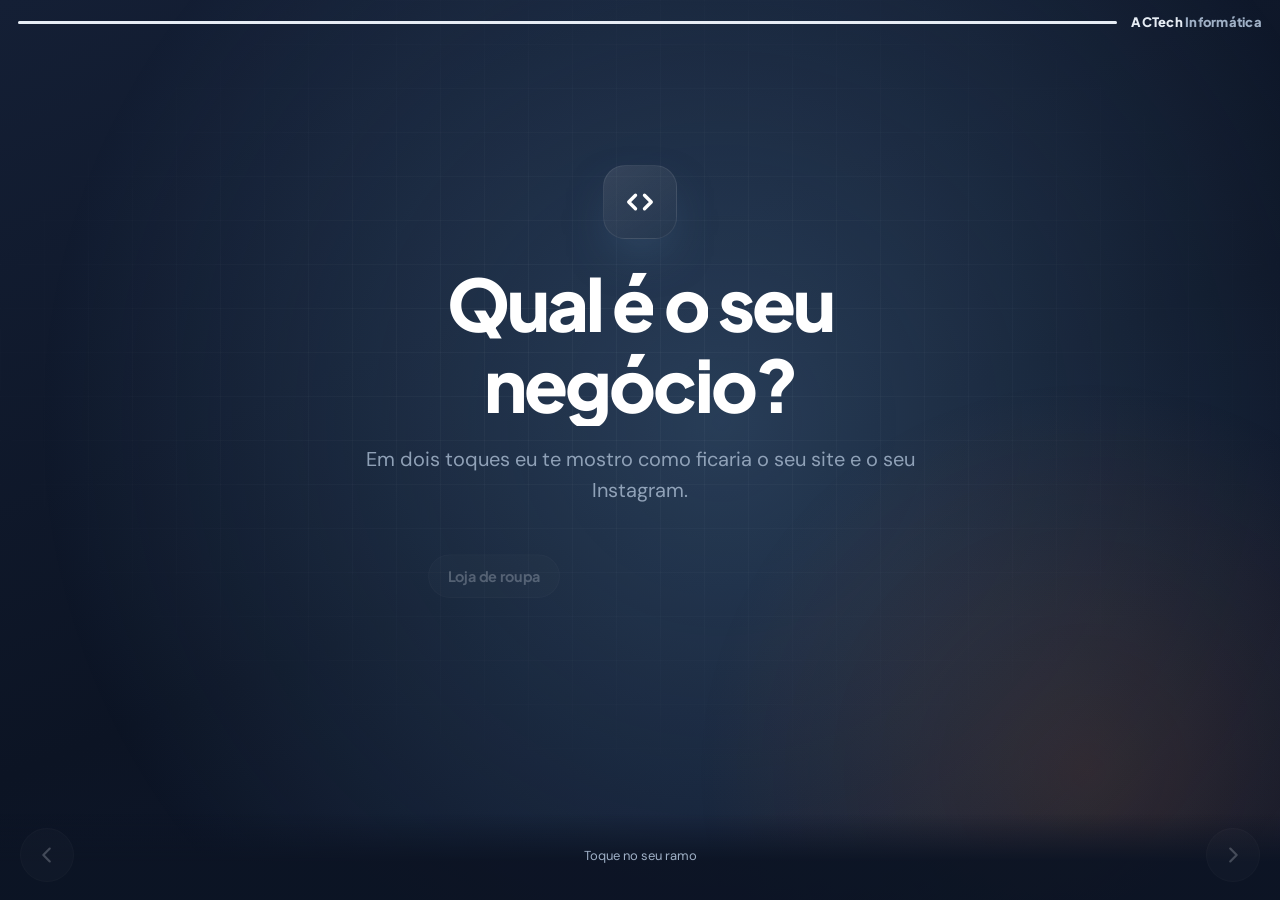
<file: apresentar.html>
<!DOCTYPE html>
<html lang="pt-BR">
<head>
<meta charset="utf-8">
<meta name="viewport" content="width=device-width, initial-scale=1, viewport-fit=cover">
<title>Apresentação — ACTech Informática</title>
<meta name="description" content="Apresentação da ACTech Informática para comércios de Brasília." />
<!-- Ferramenta de venda, não página de visitante. -->
<meta name="robots" content="noindex, nofollow" />
<meta name="theme-color" content="#0C1424" />
<link rel="icon" href="data:image/svg+xml,%3Csvg%20xmlns='http://www.w3.org/2000/svg'%20viewBox='0%200%2032%2032'%3E%3Crect%20width='32'%20height='32'%20rx='8'%20fill='%230C1424'/%3E%3Cpath%20d='M12%2011l-5%205%205%205M20%2011l5%205-5%205'%20fill='none'%20stroke='%235E8CBA'%20stroke-width='3'%20stroke-linecap='round'%20stroke-linejoin='round'/%3E%3C/svg%3E" />
<link rel="stylesheet" href="fontes/fontes.css" />
<link rel="manifest" href="manifest.webmanifest" />
<!-- GSAP local (vendor/): a página precisa abrir sem internet, no balcão. -->
<script src="vendor/gsap-3.12.5.min.js"></script>

<style>
  /* Palco escuro: é o mesmo navy da vitrine de sistemas do site, a parte que
     mais impressiona na página inteira. Num balcão iluminado, o contraste é o
     que segura o olhar do dono. */
  :root {
    --fundo-1: #141F35;
    --fundo-2: #0C1424;
    --fundo-3: #101A31;
    --txt: #E6ECF4;
    --txt-2: #9FB0C6;
    --linha: rgba(255,255,255,.08);
    --cta: #E8690A;
    --cta-forte: #CC5200;
    --tom: #5E8CBA;
    --ease: cubic-bezier(.22,.61,.36,1);
  }

  * { box-sizing: border-box; -webkit-tap-highlight-color: transparent; }

  html, body {
    margin: 0; height: 100%;
    background: var(--fundo-2); color: var(--txt);
    font-family: "DM Sans", system-ui, -apple-system, sans-serif;
    -webkit-font-smoothing: antialiased;
    overscroll-behavior: none;
    overflow: hidden;
  }

  /* ------------------------------------------------------------- palco */
  .palco {
    position: fixed; inset: 0;
    background: linear-gradient(158deg, var(--fundo-1) 0%, var(--fundo-2) 55%, var(--fundo-3) 100%);
    overflow: hidden;
  }
  .grade {
    position: absolute; inset: 0; pointer-events: none;
    background-image:
      linear-gradient(rgba(255,255,255,.04) 1px, transparent 1px),
      linear-gradient(90deg, rgba(255,255,255,.04) 1px, transparent 1px);
    background-size: 44px 44px;
    -webkit-mask-image: radial-gradient(ellipse 80% 70% at 50% 40%, #000 10%, transparent 72%);
            mask-image: radial-gradient(ellipse 80% 70% at 50% 40%, #000 10%, transparent 72%);
  }
  /* o brilho é a cor do ramo escolhido -- a apresentação "vira" o negócio dele */
  .brilho {
    position: absolute; width: 130vmax; height: 130vmax; left: 50%; top: 40%;
    transform: translate(-50%, -50%);
    border-radius: 999px; pointer-events: none;
    background: radial-gradient(circle, color-mix(in srgb, var(--tom) 34%, transparent) 0%, transparent 58%);
  }
  .brilho-2 {
    position: absolute; width: 70vmax; height: 70vmax; right: -20vmax; bottom: -25vmax;
    border-radius: 999px; pointer-events: none;
    background: radial-gradient(circle, rgba(232,105,10,.13) 0%, transparent 62%);
  }

  /* ------------------------------------------------------- progresso */
  .topo {
    position: fixed; z-index: 20; left: 0; right: 0; top: 0;
    padding: max(14px, env(safe-area-inset-top)) 18px 0;
    display: flex; align-items: center; gap: 14px;
  }
  .barras { flex: 1; display: flex; gap: 5px; }
  .barras i { flex: 1; height: 3px; border-radius: 3px; background: rgba(255,255,255,.16); overflow: hidden; position: relative; }
  .barras i b { position: absolute; inset: 0; background: var(--txt); transform-origin: left; transform: scaleX(0); transition: transform .45s var(--ease); }
  .barras i.feita b { transform: scaleX(1); }
  .marca-mini { font-family: "Plus Jakarta Sans", sans-serif; font-weight: 800; font-size: 13px; letter-spacing: .02em; color: var(--txt-2); white-space: nowrap; }
  .marca-mini span { color: var(--txt); }

  /* ------------------------------------------------------------ telas */
  .tela {
    position: fixed; inset: 0; z-index: 5;
    display: flex; align-items: center; justify-content: center;
    padding: max(56px, calc(env(safe-area-inset-top) + 44px)) 22px max(96px, calc(env(safe-area-inset-bottom) + 84px));
    visibility: hidden;
    overflow-y: auto;
  }
  .tela.on { visibility: visible; }
  .conteudo { width: 100%; max-width: 560px; margin: auto; }

  /* no PC, texto à esquerda e a peça visual à direita */
  .duas { display: grid; gap: 28px; align-items: center; width: 100%; max-width: 1140px; margin: auto; }
  @media (min-width: 900px) {
    .duas { grid-template-columns: .9fr 1.1fr; gap: 64px; }
    /* notebook + celular precisam de mais palco que texto */
    .duas.larga { grid-template-columns: .62fr 1.38fr; gap: 48px; max-width: 1280px; }
    .tela { padding-left: 60px; padding-right: 60px; }
  }

  .olho {
    display: inline-flex; align-items: center; gap: 9px;
    font-size: 12px; font-weight: 700; letter-spacing: .18em; text-transform: uppercase;
    color: var(--tom); margin-bottom: 18px;
  }
  .olho::before { content: ''; width: 22px; height: 2px; border-radius: 2px; background: currentColor; }

  h1, h2 {
    font-family: "Plus Jakarta Sans", system-ui, sans-serif; font-weight: 800;
    letter-spacing: -.04em; line-height: 1.06; margin: 0; color: #fff;
  }
  h1 { font-size: clamp(38px, 9.5vw, 72px); }
  h2 { font-size: clamp(30px, 7.6vw, 56px); }
  .destaque { color: var(--tom); }
  .sub { margin: 16px 0 0; font-size: clamp(15.5px, 4.1vw, 20px); line-height: 1.55; color: var(--txt-2); }
  .sub strong { color: var(--txt); font-weight: 700; }

  /* palavra que sobe de dentro da linha, em vez de só aparecer */
  .palavra { display: inline-block; overflow: hidden; vertical-align: top; padding-bottom: .06em; }
  .palavra > span { display: inline-block; }

  /* ---------------------------------------------------------- capa */
  .logo-grande {
    width: 74px; height: 74px; border-radius: 22px; margin: 0 auto 26px;
    display: grid; place-items: center;
    background: linear-gradient(145deg, rgba(255,255,255,.1), rgba(255,255,255,.02));
    border: 1px solid var(--linha);
    box-shadow: 0 20px 50px -18px rgba(94,140,186,.5);
  }
  .capa { text-align: center; }
  .chips { display: flex; flex-wrap: wrap; gap: 10px; justify-content: center; margin-top: 30px; }
  .chip {
    appearance: none; cursor: pointer;
    font-family: "Plus Jakarta Sans", sans-serif; font-weight: 700; font-size: 15.5px;
    color: var(--txt); background: rgba(255,255,255,.06);
    border: 1px solid var(--linha); border-radius: 999px;
    padding: 13px 20px;
    transition: background .25s var(--ease), border-color .25s var(--ease);
  }
  .chip:hover { background: rgba(255,255,255,.12); border-color: rgba(255,255,255,.22); }

  /* ---------------------------------------------------------- busca */
  .busca-caixa {
    display: flex; align-items: center; gap: 12px;
    background: #fff; color: #202124; border-radius: 28px;
    padding: 15px 20px; font-size: 17px; min-height: 56px;
    box-shadow: 0 18px 50px -12px rgba(0,0,0,.6);
  }
  .busca-caixa svg { flex: none; }
  .cursor-pisca { display: inline-block; width: 2px; height: 1.15em; background: #1a73e8; vertical-align: -3px; margin-left: 2px; animation: pisca 1s steps(1) infinite; }
  @keyframes pisca { 50% { opacity: 0; } }
  .resultados { display: grid; gap: 10px; margin-top: 14px; }
  .resultado {
    display: flex; align-items: center; gap: 13px;
    background: rgba(255,255,255,.96); color: #202124;
    border-radius: 16px; padding: 13px 15px;
  }
  .resultado .num { flex: none; width: 30px; height: 30px; border-radius: 999px; background: #e8f0fe; color: #1a73e8; display: grid; place-items: center; font-weight: 800; font-size: 14px; }
  .resultado b { display: block; font-size: 15.5px; }
  .resultado small { color: #5f6368; font-size: 13px; }
  .estrelas { color: #f4b400; letter-spacing: 1px; }
  .voce-nao {
    border: 2px dashed var(--cta); background: rgba(232,105,10,.1); color: var(--cta);
    border-radius: 16px; padding: 16px; text-align: center;
    font-family: "Plus Jakarta Sans", sans-serif; font-weight: 800; font-size: 16px;
  }

  /* ------------------------------------------- aparelhos em escala
     Cada aparelho é desenhado no tamanho de verdade (notebook com 1000px,
     celular com 300px) e encolhido inteiro pra caber. Assim o site lá dentro
     tem as proporções de um site real em vez de um rascunho apertado. */
  [data-escala] { position: relative; }
  .dev { position: absolute; top: 0; left: 0; transform-origin: 0 0; }

  .combo { position: relative; width: 100%; perspective: 1500px; }
  .w-lap { position: absolute !important; left: 0; bottom: 0; width: 90%; }
  .w-cel { position: absolute !important; right: 0; bottom: 0; width: 28%; z-index: 2; }
  .w-ig  { width: min(300px, 74vw); margin: 0 auto; perspective: 1400px; }

  /* notebook: 1000 x 624 */
  .lap { width: 1000px; height: 624px; }
  .lap-tela {
    position: absolute; left: 50px; top: 0; width: 900px; height: 600px;
    border-radius: 26px 26px 6px 6px; background: #0d121b; padding: 16px;
    box-shadow: 0 0 0 2px rgba(255,255,255,.1) inset, 0 70px 120px -40px rgba(0,0,0,.85),
                0 0 120px -30px color-mix(in srgb, var(--tom) 55%, transparent);
  }
  .lap-vidro { position: relative; width: 868px; height: 568px; border-radius: 8px; overflow: hidden; background: #fff; }
  .lap-barra { height: 34px; background: #eef1f5; display: flex; align-items: center; gap: 7px; padding: 0 14px; }
  .lap-barra i { width: 11px; height: 11px; border-radius: 99px; display: block; }
  .lap-barra u { margin-left: 14px; width: 340px; height: 20px; border-radius: 6px; background: #fff; text-decoration: none; font-size: 12px; color: #828b98; display: flex; align-items: center; padding: 0 10px; }
  .lap-visor { position: absolute; top: 34px; left: 0; right: 0; bottom: 0; overflow: hidden; }
  .lap-base { position: absolute; left: 0; bottom: 0; width: 1000px; height: 24px; border-radius: 0 0 26px 26px; background: linear-gradient(#3a4352, #1a202b); }
  .lap-base::before { content: ''; position: absolute; left: 50%; top: 0; transform: translateX(-50%); width: 150px; height: 9px; border-radius: 0 0 10px 10px; background: #11161f; }

  /* celular: 300 x 620 */
  .cel {
    width: 300px; height: 620px; border-radius: 48px; padding: 12px;
    background: linear-gradient(150deg, #2a3342, #0d121b);
    box-shadow: 0 0 0 2px rgba(255,255,255,.12) inset, 0 60px 100px -30px rgba(0,0,0,.85),
                0 0 90px -20px color-mix(in srgb, var(--tom) 60%, transparent);
  }
  .ilha { position: absolute; top: 22px; left: 50%; transform: translateX(-50%); width: 96px; height: 26px; border-radius: 99px; background: #05070b; z-index: 3; }
  .tela-cel { position: relative; width: 276px; height: 596px; border-radius: 37px; overflow: hidden; background: #fff; }
  .rolo { position: absolute; left: 0; right: 0; top: 0; will-change: transform; }

  /* -- site de computador (868 de largura) -- */
  .d-site { width: 868px; color: #1d2228; font-family: "DM Sans", sans-serif; }
  .d-nav { display: flex; align-items: center; gap: 26px; padding: 20px 40px; border-bottom: 1px solid #eef1f4; }
  .d-nav b { font-family: "Plus Jakarta Sans", sans-serif; font-weight: 800; font-size: 20px; margin-right: auto; }
  .d-nav span { font-size: 14px; color: #5b636d; }
  .d-nav em { font-style: normal; font-weight: 700; font-size: 13.5px; color: #fff; background: var(--tom); padding: 10px 18px; border-radius: 10px; }
  .d-hero { display: grid; grid-template-columns: 1.05fr .95fr; gap: 36px; align-items: center; padding: 40px 40px 30px; }
  .d-olho { font-size: 11.5px; font-weight: 800; letter-spacing: .16em; text-transform: uppercase; color: var(--tom); }
  .d-tit { font-family: "Plus Jakarta Sans", sans-serif; font-weight: 800; font-size: 40px; line-height: 1.06; letter-spacing: -.03em; margin-top: 12px; }
  .d-sub { margin-top: 14px; font-size: 16px; line-height: 1.55; color: #5b636d; }
  .d-btns { margin-top: 22px; display: flex; gap: 10px; }
  .d-btn { font-weight: 700; font-size: 14.5px; color: #fff; background: var(--tom); padding: 13px 22px; border-radius: 12px; }
  .d-btn2 { font-weight: 700; font-size: 14.5px; color: #1d2228; background: #f1f3f6; padding: 13px 22px; border-radius: 12px; }
  .d-hero img { width: 100%; height: 300px; object-fit: cover; border-radius: 18px; display: block; }
  .d-sec { padding: 20px 40px 30px; }
  .d-rot { font-size: 11.5px; font-weight: 800; letter-spacing: .16em; text-transform: uppercase; color: var(--tom); margin-bottom: 14px; }
  .d-cards { display: grid; grid-template-columns: repeat(3, 1fr); gap: 14px; }
  .d-card { border: 1px solid #eef1f4; border-radius: 14px; padding: 18px; }
  .d-card b { display: block; font-family: "Plus Jakarta Sans", sans-serif; font-size: 17px; }
  .d-card span { display: block; margin-top: 6px; font-size: 14px; color: #5b636d; }
  .d-band { display: grid; grid-template-columns: 1fr 1.2fr 1fr; gap: 14px; padding: 0 40px 30px; }
  .d-band img { width: 100%; height: 180px; object-fit: cover; border-radius: 14px; display: block; }
  .d-dep { background: #f5f7f9; border-radius: 14px; padding: 22px; font-size: 15px; line-height: 1.5; color: #3a414a; display: flex; flex-direction: column; justify-content: center; }
  .d-dep b { margin-top: 10px; font-size: 13px; color: #8a929c; font-weight: 500; }
  .d-zap { margin: 0 40px 26px; display: flex; align-items: center; justify-content: center; gap: 10px; padding: 16px; border-radius: 14px; background: #25D366; color: #fff; font-weight: 700; font-size: 16px; }
  .d-rod { padding: 22px 40px 28px; border-top: 1px solid #eef1f4; display: flex; justify-content: space-between; font-size: 13px; color: #8a929c; }

  /* -- site de celular (276 de largura) -- */
  .s-nav { display: flex; align-items: center; justify-content: space-between; padding: 46px 16px 12px; }
  .s-nav b { font-family: "Plus Jakarta Sans", sans-serif; font-weight: 800; font-size: 15px; color: #1d2228; }
  .s-nav i { width: 20px; height: 2px; background: #1d2228; box-shadow: 0 6px 0 #1d2228, 0 -6px 0 #1d2228; }
  .s-foto { width: 100%; height: 180px; object-fit: cover; display: block; }
  .s-hero { padding: 18px 16px 6px; }
  .s-tit { font-family: "Plus Jakarta Sans", sans-serif; font-weight: 800; font-size: 21px; line-height: 1.12; letter-spacing: -.02em; color: #1d2228; }
  .s-sub { margin-top: 9px; font-size: 13px; line-height: 1.5; color: #5b636d; }
  .s-btn { display: inline-block; margin-top: 14px; color: #fff; font-weight: 700; font-size: 13px; padding: 11px 18px; border-radius: 11px; background: var(--tom); }
  .s-sec { padding: 22px 16px 10px; }
  .s-rot { font-size: 10px; font-weight: 800; letter-spacing: .15em; text-transform: uppercase; color: var(--tom); margin-bottom: 10px; }
  .s-item { display: flex; justify-content: space-between; gap: 10px; padding: 11px 0; border-top: 1px solid #eef1f4; font-size: 13.5px; color: #3a414a; }
  .s-item b { color: #1d2228; }
  .s-galeria { display: grid; grid-template-columns: 1fr 1fr; gap: 6px; padding: 8px 16px 0; }
  .s-galeria img { width: 100%; height: 96px; object-fit: cover; border-radius: 10px; display: block; }
  .s-dep { margin: 18px 16px 0; padding: 14px; border-radius: 14px; background: #f5f7f9; font-size: 12.5px; line-height: 1.5; color: #3a414a; }
  .s-dep b { display: block; margin-top: 6px; font-size: 11.5px; color: #8a929c; font-weight: 500; }
  .s-zap { display: flex; align-items: center; justify-content: center; gap: 8px; margin: 18px 16px 0; padding: 13px; border-radius: 12px; background: #25D366; color: #fff; font-weight: 700; font-size: 13.5px; }
  .s-rod { padding: 20px 16px 30px; text-align: center; font-size: 11px; color: #8a929c; }

  /* -- Instagram (276 de largura) -- */
  .ig { width: 276px; color: #111; font-family: system-ui, -apple-system, "DM Sans", sans-serif; background: #fff; }
  .ig-cab { position: absolute; z-index: 2; left: 0; right: 0; top: 0; height: 88px; background: #fff; color: #111; font-family: system-ui, -apple-system, "DM Sans", sans-serif; }
  .ig-status { height: 44px; display: flex; align-items: center; justify-content: space-between; padding: 6px 24px 0 30px; }
  .ig-status b { font-size: 13px; font-weight: 700; }
  .ig-status span { display: flex; gap: 3px; align-items: flex-end; }
  .ig-status i { display: block; width: 3px; background: #111; border-radius: 1px; }
  .ig-status i:nth-child(1) { height: 5px; } .ig-status i:nth-child(2) { height: 7px; } .ig-status i:nth-child(3) { height: 9px; }
  .ig-visor { position: absolute; left: 0; right: 0; top: 88px; bottom: 0; overflow: hidden; background: #fff; }
  .ig-top { display: flex; align-items: center; justify-content: space-between; padding: 4px 14px 10px; }
  .ig-top b { font-size: 15.5px; font-weight: 700; }
  .ig-top span { display: flex; gap: 14px; color: #111; }
  .ig-perfil { display: flex; align-items: center; gap: 10px; padding: 6px 14px 10px; }
  .ig-av { flex: none; width: 76px; height: 76px; border-radius: 999px; padding: 3px; background: conic-gradient(#feda75, #fa7e1e, #d62976, #962fbf, #4f5bd5, #feda75); }
  .ig-av i { display: grid; place-items: center; width: 100%; height: 100%; border-radius: 999px; border: 3px solid #fff; background: var(--tom); color: #fff; font-style: normal; font-family: "Plus Jakarta Sans", sans-serif; font-weight: 800; font-size: 26px; }
  .ig-nums { flex: 1; display: flex; justify-content: space-around; text-align: center; }
  .ig-nums b { display: block; font-size: 16px; font-weight: 700; font-variant-numeric: tabular-nums; }
  .ig-nums span { font-size: 11.5px; color: #333; }
  .ig-bio { padding: 0 14px; font-size: 12.5px; line-height: 1.42; }
  .ig-bio b { display: block; font-size: 13px; }
  .ig-bio .cat { display: block; color: #737373; }
  .ig-bio a { color: #00376b; font-weight: 600; text-decoration: none; }
  .ig-bts { display: grid; grid-template-columns: 1fr 1fr 1fr; gap: 5px; padding: 10px 14px; }
  .ig-bts span { text-align: center; font-size: 12.5px; font-weight: 600; padding: 7px 0; border-radius: 8px; background: #efefef; }
  .ig-bts .seg { background: #0095f6; color: #fff; }
  .ig-dest { display: flex; gap: 11px; padding: 4px 14px 12px; }
  .ig-dest div { text-align: center; width: 54px; }
  .ig-dest i { display: block; width: 54px; height: 54px; border-radius: 999px; border: 1px solid #dbdbdb; padding: 3px; }
  .ig-dest i b { display: block; width: 100%; height: 100%; border-radius: 999px; background: color-mix(in srgb, var(--tom) 30%, #fff) center / cover no-repeat; }
  .ig-dest span { display: block; margin-top: 4px; font-size: 10.5px; white-space: nowrap; overflow: hidden; text-overflow: ellipsis; }
  .ig-abas { display: flex; border-top: 1px solid #efefef; }
  .ig-abas i { flex: 1; height: 40px; display: grid; place-items: center; color: #8e8e8e; }
  .ig-abas i.on { color: #111; box-shadow: inset 0 -1.5px 0 #111; }
  .ig-grade { position: relative; display: grid; grid-template-columns: repeat(3, 1fr); gap: 2px; }
  .ig-t { position: relative; aspect-ratio: 1; overflow: hidden; background: #eee; }
  .ig-t img { width: 100%; height: 100%; object-fit: cover; display: block; }
  .ig-t.arte { display: grid; place-items: center; padding: 8px; text-align: center; }
  .ig-t.arte span { font-family: "Plus Jakarta Sans", sans-serif; font-weight: 800; font-size: 12.5px; line-height: 1.15; letter-spacing: -.01em; }
  .ig-t.e0 { background: var(--tom); color: #fff; }
  .ig-t.e1 { background: #1d2228; color: var(--tom); }
  .ig-t.e2 { background: #f4efe8; color: #1d2228; }
  .ig-t.e2::after { content: ''; position: absolute; left: 50%; bottom: 12px; width: 22px; height: 3px; transform: translateX(-50%); background: var(--tom); border-radius: 2px; }
  .ig-curtir { position: absolute; left: 46px; top: 46px; width: 38px; height: 38px; margin: -19px 0 0 -19px; opacity: 0; pointer-events: none; filter: drop-shadow(0 4px 10px rgba(0,0,0,.35)); }

  /* ---------------------------------------------------------- pacote */
  .cartoes { display: grid; gap: 12px; margin-top: 26px; }
  .cartao {
    display: flex; gap: 16px; align-items: flex-start;
    background: linear-gradient(145deg, rgba(255,255,255,.08), rgba(255,255,255,.02));
    border: 1px solid var(--linha); border-radius: 20px; padding: 18px;
  }
  .cartao .ic {
    flex: none; width: 46px; height: 46px; border-radius: 14px; display: grid; place-items: center;
    background: color-mix(in srgb, var(--tom) 24%, transparent); color: #fff;
  }
  .cartao b { display: block; font-family: "Plus Jakarta Sans", sans-serif; font-size: 17px; color: #fff; margin-bottom: 4px; }
  .cartao span { font-size: 14.5px; line-height: 1.5; color: var(--txt-2); }

  /* ----------------------------------------------------------- preço */
  .preco-bloco { text-align: center; }
  .de { position: relative; display: inline-block; font-size: 22px; color: var(--txt-2); }
  .de .risco { position: absolute; left: -4px; right: -4px; top: 52%; height: 2.5px; background: var(--cta); transform-origin: left; transform: scaleX(0); }
  .valor { font-family: "Plus Jakarta Sans", sans-serif; font-weight: 800; letter-spacing: -.05em; line-height: .95; color: #fff; font-size: clamp(64px, 18vw, 132px); margin-top: 6px; font-variant-numeric: tabular-nums; }
  .valor small { font-size: .38em; letter-spacing: -.02em; }
  .mes { font-size: 19px; color: var(--txt-2); margin-top: 4px; }
  .selos { display: flex; flex-wrap: wrap; gap: 10px; justify-content: center; margin-top: 28px; }
  .selo { font-weight: 700; font-size: 15px; padding: 11px 18px; border-radius: 999px; background: rgba(255,255,255,.07); border: 1px solid var(--linha); color: var(--txt); }
  .selo.forte { background: var(--cta); border-color: var(--cta); color: #fff; }

  /* -------------------------------------------------------- fechar */
  .passos { display: grid; gap: 12px; margin-top: 24px; }
  .passo { display: flex; gap: 14px; align-items: center; font-size: 16px; color: var(--txt); }
  .passo i { flex: none; width: 34px; height: 34px; border-radius: 999px; display: grid; place-items: center; font-style: normal; font-weight: 800; font-family: "Plus Jakarta Sans", sans-serif; background: color-mix(in srgb, var(--tom) 28%, transparent); color: #fff; }
  .acoes { display: grid; gap: 11px; margin-top: 30px; }
  .btn {
    display: flex; align-items: center; justify-content: center; gap: 10px;
    min-height: 60px; padding: 16px 24px; border-radius: 18px;
    font-family: "Plus Jakarta Sans", sans-serif; font-weight: 800; font-size: 18px;
    text-decoration: none; border: 0; cursor: pointer;
  }
  .btn-cta { position: relative; background: linear-gradient(135deg, var(--cta), var(--cta-forte)); color: #fff; box-shadow: 0 16px 40px -12px rgba(232,105,10,.7); }
  .btn-cta::after { content: ''; position: absolute; inset: -3px; border-radius: 21px; border: 2px solid var(--cta); opacity: 0; animation: onda 2.2s var(--ease) infinite; }
  @keyframes onda { 0% { opacity: .7; transform: scale(1); } 100% { opacity: 0; transform: scale(1.08); } }
  .btn-sec { background: rgba(255,255,255,.07); border: 1px solid var(--linha); color: var(--txt); }
  .mini-link { display: block; margin-top: 18px; text-align: center; color: var(--txt-2); font-size: 14px; background: none; border: 0; cursor: pointer; font-family: inherit; width: 100%; }

  /* -------------------------------------------------- navegação base */
  .nav {
    position: fixed; z-index: 20; left: 0; right: 0; bottom: 0;
    padding: 14px 20px max(18px, env(safe-area-inset-bottom));
    display: flex; align-items: center; justify-content: space-between; gap: 14px;
    background: linear-gradient(to top, rgba(12,20,36,.95) 45%, transparent);
  }
  .nav button {
    appearance: none; cursor: pointer; flex: none;
    width: 54px; height: 54px; border-radius: 999px; border: 1px solid var(--linha);
    background: rgba(255,255,255,.07); color: var(--txt);
    display: grid; place-items: center;
    transition: background .2s var(--ease), opacity .2s var(--ease);
  }
  .nav button:disabled { opacity: .25; cursor: default; }
  .nav button.prox:not(:disabled) { background: #fff; color: var(--fundo-2); border-color: #fff; }
  .dica { font-size: 13px; color: var(--txt-2); text-align: center; }

  @media (prefers-reduced-motion: reduce) {
    .btn-cta::after, .cursor-pisca { animation: none; }
  }
</style>
</head>
<body>

<div class="palco">
  <div class="grade"></div>
  <div class="brilho" id="brilho"></div>
  <div class="brilho-2"></div>
</div>

<div class="topo">
  <div class="barras" id="barras"></div>
  <div class="marca-mini"><span>ACTech</span> Informática</div>
</div>

<div id="telas"></div>

<div class="nav">
  <button id="voltar" aria-label="Voltar">
    <svg width="22" height="22" viewBox="0 0 24 24" fill="none" stroke="currentColor" stroke-width="2.4" stroke-linecap="round" stroke-linejoin="round"><path d="M15 5l-7 7 7 7"/></svg>
  </button>
  <div class="dica" id="dica">Toque no seu ramo</div>
  <button id="avancar" class="prox" aria-label="Avançar">
    <svg width="22" height="22" viewBox="0 0 24 24" fill="none" stroke="currentColor" stroke-width="2.4" stroke-linecap="round" stroke-linejoin="round"><path d="M9 5l7 7-7 7"/></svg>
  </button>
</div>

<script>
(function () {
  'use strict';

  var WHATS = '5561994299823';
  var ASSINAR = 'https://mpago.la/1JApXpJ';   // plano Essencial no Mercado Pago
  var PRECO = 359.99;
  var PRECO_DE = 'R$ 449,99';
  var REDUZ = window.matchMedia('(prefers-reduced-motion: reduce)').matches;
  var G = window.gsap;
  var MOVE = !!G && !REDUZ;

  /* Recorte dos ramos só com o que a apresentação usa. A fonte completa do
     site vive em estilos/estilos.js (RAMOS); aqui é duplicado de propósito,
     pra esta página não depender daquele arquivo numa loja sem sinal.
     Concorrentes, @ e números de seguidores são inventados -- nunca use
     loja ou perfil real. */
  var RAMOS = {
    roupa: {
      rotulo: 'Loja de roupa', exemplo: 'Ateliê 22', tom: '#C77DA3',
      fotos: ['imgs/ramos/roupa-1.webp', 'imgs/ramos/roupa-2.webp'],
      galeria: ['imgs/ramos/roupa-3.webp', 'imgs/ramos/roupa-4.webp'],
      busca: 'loja de roupa perto de mim',
      concorrentes: [['Moda Central', '4,8', 312], ['Bella Store', '4,6', 187]],
      titulo: 'A coleção nova, antes de todo mundo.',
      sub: 'Peça pelo WhatsApp, prove na loja e troque em até 7 dias.',
      cta: 'Ver novidades',
      itens: [['Vestidos', 'a partir de R$ 149'], ['Jeans', 'a partir de R$ 189'], ['Blusas', 'a partir de R$ 89']],
      dep: ['Comprei pelo WhatsApp e retirei no mesmo dia. Atendimento impecável.', 'Juliana, cliente'],
      rodape: 'Seg a sáb, 9h às 19h · Troca em 7 dias',
      ig: 'atelie22', seguidores: 2840, bio: ['Moda feminina com curadoria', 'Entrega no DF · Troca em 7 dias'],
      destaques: ['Novidades', 'Looks', 'Provador', 'Endereço'],
      posts: ['Coleção nova chegou', 'Vestido do mês R$ 149', 'Look do dia', 'Frete grátis no DF', 'Troca em 7 dias', 'Provador aberto', 'Peça pelo WhatsApp']
    },
    barbearia: {
      rotulo: 'Barbearia', exemplo: 'Navalha', tom: '#D3A24F',
      fotos: ['imgs/ramos/barbearia-1.webp', 'imgs/ramos/barbearia-3.webp'],
      galeria: ['imgs/ramos/barbearia-2.webp'],
      busca: 'barbearia perto de mim',
      concorrentes: [['Barbearia do Centro', '4,9', 428], ['Corte & Cia', '4,7', 256]],
      titulo: 'Corte marcado. Sem fila, sem esperar.',
      sub: 'Escolha o barbeiro e o horário. O lembrete chega na véspera.',
      cta: 'Agendar horário',
      itens: [['Corte', 'R$ 45'], ['Barba', 'R$ 35'], ['Corte e barba', 'R$ 70']],
      dep: ['Marco pelo celular e chego na hora. Nunca mais fiquei esperando.', 'Rafael, cliente'],
      rodape: 'Ter a sáb, 9h às 20h · Agenda online',
      ig: 'navalha.barbearia', seguidores: 1960, bio: ['Corte e barba com hora marcada', 'Ter a sáb · Agende pelo link'],
      destaques: ['Cortes', 'Barba', 'Equipe', 'Endereço'],
      posts: ['Agenda aberta pra sábado', 'Corte + barba R$ 70', 'Antes e depois', 'Terça tem promoção', 'Degradê na navalha', 'Sobrancelha R$ 15', 'Chegou produto novo']
    },
    salao: {
      rotulo: 'Salão de beleza', exemplo: 'Studio Alice', tom: '#E07FA8',
      fotos: ['imgs/ramos/salao-1.webp', 'imgs/ramos/salao-2.webp'],
      galeria: ['imgs/ramos/salao-3.webp'],
      busca: 'salão de beleza perto de mim',
      concorrentes: [['Espaço Beleza', '4,8', 391], ['Studio Glam', '4,6', 204]],
      titulo: 'Seu horário marcado em trinta segundos.',
      sub: 'Escolha a profissional e o horário, sem precisar ligar.',
      cta: 'Marcar horário',
      itens: [['Corte', 'R$ 80'], ['Escova', 'R$ 60'], ['Coloração', 'a partir de R$ 180']],
      dep: ['Agendo pelo celular de madrugada se quiser. Prático demais.', 'Camila, cliente'],
      rodape: 'Ter a sáb, 9h às 19h · Agenda online',
      ig: 'studioalice', seguidores: 3120, bio: ['Cabelo, escova e coloração', 'Ter a sáb · Agende online'],
      destaques: ['Cortes', 'Cor', 'Noivas', 'Endereço'],
      posts: ['Horários pra essa semana', 'Escova R$ 60', 'Antes e depois da cor', 'Dia da noiva', 'Hidratação de terça', 'Corte R$ 80', 'Conheça a equipe']
    },
    maquiagem: {
      rotulo: 'Maquiagem', exemplo: 'Bia Make', tom: '#E3957F',
      fotos: ['imgs/ramos/maquiagem-1.webp', 'imgs/ramos/maquiagem-2.webp'],
      galeria: ['imgs/ramos/maquiagem-3.webp'],
      busca: 'maquiadora perto de mim',
      concorrentes: [['Make by Lu', '4,9', 276], ['Beauty Room', '4,7', 168]],
      titulo: 'Make de noiva, festa e formatura.',
      sub: 'Veja os trabalhos, escolha o pacote e reserve a data.',
      cta: 'Reservar data',
      itens: [['Social', 'R$ 150'], ['Noiva', 'R$ 650'], ['Madrinha', 'R$ 220']],
      dep: ['Fiz minha make de casamento e durou a festa inteira. Perfeita.', 'Larissa, noiva'],
      rodape: 'Atendimento em domicílio · Brasília e entorno',
      ig: 'biamake', seguidores: 4510, bio: ['Make de noiva, festa e formatura', 'Atendo em domicílio no DF'],
      destaques: ['Noivas', 'Festas', 'Formatura', 'Agenda'],
      posts: ['Datas de dezembro abertas', 'Make noiva R$ 650', 'Antes e depois', 'Pele que dura a festa', 'Pacote madrinhas', 'Make social R$ 150', 'Curso de automaquiagem']
    },
    mercado: {
      rotulo: 'Mercado', exemplo: 'Mercado do Bairro', tom: '#5DBB63',
      fotos: ['imgs/ramos/mercado-1.webp', 'imgs/ramos/mercado-2.webp'],
      galeria: ['imgs/ramos/mercado-3.webp'],
      busca: 'mercado perto de mim',
      concorrentes: [['Supermercado Real', '4,5', 1204], ['Mercadinho Bom Preço', '4,4', 532]],
      titulo: 'A feira da semana, entregue na sua porta.',
      sub: 'Ofertas da semana e entrega no mesmo dia pra quem mora perto.',
      cta: 'Pedir no WhatsApp',
      itens: [['Hortifrúti', 'toda manhã'], ['Açougue', 'corte na hora'], ['Cesta da semana', 'R$ 189']],
      dep: ['Peço pelo WhatsApp e chega em casa no mesmo dia.', 'Dona Marta, cliente'],
      rodape: 'Todo dia, 7h às 21h · Entrega no bairro',
      ig: 'mercadodobairro', seguidores: 1530, bio: ['Ofertas toda terça', 'Entrega no bairro no mesmo dia'],
      destaques: ['Ofertas', 'Hortifrúti', 'Entrega', 'Horário'],
      posts: ['Oferta de terça', 'Cesta da semana R$ 189', 'Hortifrúti fresquinho', 'Entrega hoje até 19h', 'Pão quente às 17h', 'Açougue: corte na hora', 'Promo do fim de semana']
    },
    petshop: {
      rotulo: 'Pet shop', exemplo: 'Pata & Companhia', tom: '#5FA3D6',
      fotos: ['imgs/ramos/petshop-1.webp', 'imgs/ramos/petshop-2.webp'],
      galeria: ['imgs/ramos/petshop-3.webp'],
      busca: 'banho e tosa perto de mim',
      concorrentes: [['Pet Feliz', '4,8', 389], ['Cão & Gato', '4,6', 221]],
      titulo: 'Banho e tosa com hora marcada.',
      sub: 'Agenda online, lembrete no WhatsApp e leva-e-traz no bairro.',
      cta: 'Agendar banho',
      itens: [['Banho', 'R$ 60'], ['Tosa higiênica', 'R$ 45'], ['Leva e traz', 'no bairro']],
      dep: ['Buscam e trazem o Thor. Sai cheiroso e feliz.', 'André, tutor'],
      rodape: 'Seg a sáb, 8h às 18h · Leva e traz',
      ig: 'pataecompanhia', seguidores: 2270, bio: ['Banho, tosa e leva-e-traz', 'Seg a sáb · Agende pelo link'],
      destaques: ['Banho', 'Tosa', 'Clientes', 'Loja'],
      posts: ['Agenda de sábado aberta', 'Banho R$ 60', 'Antes e depois da tosa', 'Leva e traz no bairro', 'Cliente da semana', 'Tosa higiênica R$ 45', 'Ração com desconto']
    },
    restaurante: {
      rotulo: 'Restaurante', exemplo: 'Cantina da Esquina', tom: '#E0805F',
      fotos: ['imgs/ramos/restaurante-1.webp', 'imgs/ramos/restaurante-2.webp'],
      galeria: ['imgs/ramos/restaurante-3.webp'],
      busca: 'restaurante perto de mim',
      concorrentes: [['Sabor da Casa', '4,7', 812], ['Prato Cheio', '4,5', 497]],
      titulo: 'O cardápio de hoje, sempre atualizado.',
      sub: 'Cardápio online, pedido pelo WhatsApp e reserva de mesa.',
      cta: 'Ver o cardápio',
      itens: [['Prato do dia', 'R$ 32'], ['Marmita', 'R$ 25'], ['Reserva', 'sem taxa']],
      dep: ['Vejo o prato do dia antes de sair do trabalho. Ajuda demais.', 'Paulo, cliente'],
      rodape: 'Todo dia, 11h às 15h · Delivery no bairro',
      ig: 'cantinadaesquina', seguidores: 3480, bio: ['Comida caseira todo dia', 'Delivery e reserva pelo link'],
      destaques: ['Cardápio', 'Pratos', 'Reservas', 'Endereço'],
      posts: ['Prato do dia R$ 32', 'Marmita da semana', 'Feijoada de sábado', 'Peça pelo WhatsApp', 'Reserve sua mesa', 'Sobremesa da casa', 'Almoço executivo']
    },
    clinica: {
      rotulo: 'Clínica', exemplo: 'Clínica Vida', tom: '#4FB8B1',
      fotos: ['imgs/ramos/clinica-1.webp', 'imgs/ramos/clinica-2.webp'],
      galeria: ['imgs/ramos/clinica-3.webp'],
      busca: 'clínica perto de mim',
      concorrentes: [['Clínica Saúde Mais', '4,7', 643], ['Centro Médico Bem-Estar', '4,5', 318]],
      titulo: 'Consulta marcada sem ligar pra ninguém.',
      sub: 'Agenda online, convênios na primeira tela e lembrete automático.',
      cta: 'Marcar consulta',
      itens: [['Consulta', 'particular e convênio'], ['Retorno', 'em 30 dias'], ['Exames', 'no local']],
      dep: ['Marquei a consulta da minha mãe em um minuto, pelo celular.', 'Renata, paciente'],
      rodape: 'Seg a sex, 8h às 18h · Convênios aceitos',
      ig: 'clinicavida', seguidores: 1890, bio: ['Consultas e exames no mesmo lugar', 'Agende online · Convênios'],
      destaques: ['Especialidades', 'Convênios', 'Equipe', 'Endereço'],
      posts: ['Agenda online aberta', 'Convênios aceitos', 'Conheça a equipe', 'Exames no local', 'Dica de saúde', 'Retorno em 30 dias', 'Check-up anual']
    },
    outro: {
      rotulo: 'Outro', exemplo: 'Seu negócio', tom: '#5E8CBA',
      fotos: ['imgs/ramos/outro-1.webp', 'imgs/ramos/outro-2.webp'],
      galeria: ['imgs/ramos/outro-3.webp'],
      busca: 'o seu serviço perto de mim',
      concorrentes: [['Concorrente A', '4,7', 290], ['Concorrente B', '4,5', 146]],
      titulo: 'Seu trabalho, achado por quem procura.',
      sub: 'Site, WhatsApp e ficha do Google trabalhando juntos.',
      cta: 'Falar com a gente',
      itens: [['Serviços', 'com preço claro'], ['Contato', 'num toque'], ['Google', 'ficha completa']],
      dep: ['Achei pelo Google e já chamei no WhatsApp na hora.', 'Cliente'],
      rodape: 'Atendimento em Brasília e entorno',
      ig: 'seunegocio', seguidores: 1210, bio: ['Atendimento em Brasília', 'Fale pelo WhatsApp'],
      destaques: ['Serviços', 'Trabalhos', 'Clientes', 'Contato'],
      posts: ['Novidade da semana', 'Orçamento sem custo', 'Antes e depois', 'Fale no WhatsApp', 'Cliente satisfeito', 'Conheça nosso trabalho', 'Atendemos todo o DF']
    }
  };
  var ORDEM = ['roupa', 'barbearia', 'salao', 'maquiagem', 'mercado', 'petshop', 'restaurante', 'clinica', 'outro'];

  var elTelas = document.getElementById('telas');
  var elBarras = document.getElementById('barras');
  var elDica = document.getElementById('dica');
  var bVoltar = document.getElementById('voltar');
  var bAvancar = document.getElementById('avancar');
  var brilho = document.getElementById('brilho');

  var ramo = null;
  var atual = 0;
  var telas = [];
  var animsVivas = [];
  var trocando = false;

  function esc(s) {
    return String(s).replace(/[&<>"]/g, function (c) {
      return { '&': '&amp;', '<': '&lt;', '>': '&gt;', '"': '&quot;' }[c];
    });
  }
  function zap(t) { return 'https://wa.me/' + WHATS + '?text=' + encodeURIComponent(t); }
  function milhar(n) { return Math.round(n).toLocaleString('pt-BR'); }
  function dominio(r) {
    return r.exemplo.toLowerCase().normalize('NFD').replace(/[̀-ͯ]/g, '')
      .replace(/[^a-z0-9]+/g, '') + '.com.br';
  }

  function palavras(txt) {
    return String(txt).split(' ').map(function (p) {
      return '<span class="palavra"><span>' + esc(p) + '</span></span>';
    }).join(' ');
  }

  function matarAnims() {
    animsVivas.forEach(function (a) { if (a && a.kill) a.kill(); });
    animsVivas = [];
  }
  function anim(a) { animsVivas.push(a); return a; }
  function sobe(el, sel, extra) {
    return G.from(el.querySelectorAll(sel), Object.assign({ yPercent: 110, duration: .7, stagger: .07, ease: 'power4.out' }, extra || {}));
  }

  /* Encolhe cada aparelho (desenhado em tamanho real) pra caber no espaço.
     data-maxvh limita pela altura da tela, pro celular não estourar. */
  function encaixa(raiz) {
    if (!raiz) return;
    [].forEach.call(raiz.querySelectorAll('[data-escala]'), function (w) {
      var dev = w.firstElementChild;
      var W = +w.getAttribute('data-w'), H = +w.getAttribute('data-h');
      var mvh = +(w.getAttribute('data-maxvh') || 0);
      var s = w.clientWidth / W;
      if (mvh) s = Math.min(s, window.innerHeight * mvh / 100 / H);
      dev.style.transform = 'scale(' + s + ')';
      dev.style.left = Math.max(0, (w.clientWidth - W * s) / 2) + 'px';
      w.style.height = (H * s) + 'px';
    });
    [].forEach.call(raiz.querySelectorAll('.combo'), function (c) {
      var h = 0;
      [].forEach.call(c.children, function (k) { h = Math.max(h, k.offsetHeight); });
      c.style.height = h + 'px';
    });
  }

  /* rola o conteúdo dentro do aparelho, ida e volta */
  function rolar(rolo, velocidade) {
    var visor = rolo.parentElement;
    var dist = Math.max(0, rolo.offsetHeight - visor.clientHeight);
    if (!dist) return;
    anim(G.to(rolo, { y: -dist, duration: Math.max(4, dist / velocidade), ease: 'sine.inOut', repeat: -1, yoyo: true, repeatDelay: 1.2 }));
  }

  /* ---------------------------------------------- as peças de "site" */

  function siteCelular(r) {
    return '' +
      '<div class="s-nav"><b>' + esc(r.exemplo) + '</b><i></i></div>' +
      '<img class="s-foto" src="' + esc(r.fotos[0]) + '" alt="">' +
      '<div class="s-hero">' +
        '<div class="s-tit">' + esc(r.titulo) + '</div>' +
        '<div class="s-sub">' + esc(r.sub) + '</div>' +
        '<span class="s-btn">' + esc(r.cta) + '</span>' +
      '</div>' +
      '<div class="s-sec">' +
        '<div class="s-rot">O que oferecemos</div>' +
        r.itens.map(function (it) { return '<div class="s-item"><b>' + esc(it[0]) + '</b><span>' + esc(it[1]) + '</span></div>'; }).join('') +
      '</div>' +
      '<div class="s-galeria"><img src="' + esc(r.fotos[1]) + '" alt=""><img src="' + esc(r.fotos[0]) + '" alt=""></div>' +
      '<div class="s-dep">“' + esc(r.dep[0]) + '”<b>' + esc(r.dep[1]) + '</b></div>' +
      '<div class="s-zap"><svg width="16" height="16" viewBox="0 0 24 24" fill="#fff"><path d="M12 2a10 10 0 00-8.6 15.1L2 22l5-1.3A10 10 0 1012 2z"/></svg> Falar no WhatsApp</div>' +
      '<div class="s-rod">' + esc(r.rodape) + '</div>';
  }

  function siteComputador(r) {
    var terceira = (r.galeria && r.galeria[0]) || r.fotos[0];
    return '' +
      '<div class="d-site">' +
        '<div class="d-nav"><b>' + esc(r.exemplo) + '</b><span>Início</span><span>Serviços</span><span>Sobre</span><span>Contato</span><em>' + esc(r.cta) + '</em></div>' +
        '<div class="d-hero">' +
          '<div>' +
            '<div class="d-olho">' + esc(r.rotulo) + ' · Brasília</div>' +
            '<div class="d-tit">' + esc(r.titulo) + '</div>' +
            '<div class="d-sub">' + esc(r.sub) + '</div>' +
            '<div class="d-btns"><span class="d-btn">' + esc(r.cta) + '</span><span class="d-btn2">Falar no WhatsApp</span></div>' +
          '</div>' +
          '<img src="' + esc(r.fotos[0]) + '" alt="">' +
        '</div>' +
        '<div class="d-sec">' +
          '<div class="d-rot">O que oferecemos</div>' +
          '<div class="d-cards">' + r.itens.map(function (it) { return '<div class="d-card"><b>' + esc(it[0]) + '</b><span>' + esc(it[1]) + '</span></div>'; }).join('') + '</div>' +
        '</div>' +
        '<div class="d-band">' +
          '<img src="' + esc(r.fotos[1]) + '" alt="">' +
          '<div class="d-dep">“' + esc(r.dep[0]) + '”<b>' + esc(r.dep[1]) + '</b></div>' +
          '<img src="' + esc(terceira) + '" alt="">' +
        '</div>' +
        '<div class="d-zap"><svg width="18" height="18" viewBox="0 0 24 24" fill="#fff"><path d="M12 2a10 10 0 00-8.6 15.1L2 22l5-1.3A10 10 0 1012 2z"/></svg> Falar no WhatsApp</div>' +
        '<div class="d-rod"><span>' + esc(r.exemplo) + ' · ' + esc(dominio(r)) + '</span><span>' + esc(r.rodape) + '</span></div>' +
      '</div>';
  }

  /* grade do Instagram: foto e arte alternadas, como perfil de quem posta
     com constância -- arte com a cor do negócio, não só foto solta */
  function gradeInsta(r) {
    var fotos = r.fotos.concat(r.galeria || []);
    var tiles = [], f = 0, a = 0;
    for (var i = 0; i < 9; i++) {
      if (i % 2 === 0 && f < fotos.length) {
        tiles.push('<div class="ig-t" data-a="t"><img src="' + esc(fotos[f++]) + '" alt=""></div>');
      } else {
        tiles.push('<div class="ig-t arte e' + (a % 3) + '" data-a="t"><span>' + esc(r.posts[a % r.posts.length]) + '</span></div>');
        a++;
      }
    }
    return tiles.join('');
  }

  function perfilInsta(r) {
    var ic = {
      mais: '<svg width="22" height="22" viewBox="0 0 24 24" fill="none" stroke="currentColor" stroke-width="2" stroke-linecap="round"><rect x="3" y="3" width="18" height="18" rx="5"/><path d="M12 8v8M8 12h8"/></svg>',
      menu: '<svg width="22" height="22" viewBox="0 0 24 24" fill="none" stroke="currentColor" stroke-width="2" stroke-linecap="round"><path d="M4 7h16M4 12h16M4 17h16"/></svg>',
      grade: '<svg width="20" height="20" viewBox="0 0 24 24" fill="none" stroke="currentColor" stroke-width="2"><rect x="3" y="3" width="18" height="18" rx="2"/><path d="M3 9h18M3 15h18M9 3v18M15 3v18"/></svg>',
      reels: '<svg width="20" height="20" viewBox="0 0 24 24" fill="none" stroke="currentColor" stroke-width="2" stroke-linejoin="round"><rect x="3" y="3" width="18" height="18" rx="4"/><path d="M10 9l5 3-5 3z"/></svg>',
      marca: '<svg width="20" height="20" viewBox="0 0 24 24" fill="none" stroke="currentColor" stroke-width="2" stroke-linejoin="round"><path d="M20 12l-8 8-9-9V3h8z"/><circle cx="7.5" cy="7.5" r="1.2"/></svg>'
    };
    var fotos = r.fotos.concat(r.galeria || []);
    // cabeçalho fora da rolagem, como no app: o @ nunca some atrás da ilha
    return '' +
      '<div class="ig-cab">' +
        '<div class="ig-status"><b>9:41</b><span><i></i><i></i><i></i></span></div>' +
        '<div class="ig-top"><b>' + esc(r.ig) + '</b><span>' + ic.mais + ic.menu + '</span></div>' +
      '</div>' +
      '<div class="ig-visor"><div class="rolo" data-a="rolo">' +
      '<div class="ig">' +
        '<div class="ig-perfil">' +
          '<div class="ig-av" data-a="av"><i>' + esc(r.exemplo.charAt(0)) + '</i></div>' +
          '<div class="ig-nums">' +
            '<div><b>48</b><span>posts</span></div>' +
            '<div><b data-a="seg">' + milhar(r.seguidores) + '</b><span>seguidores</span></div>' +
            '<div><b>212</b><span>seguindo</span></div>' +
          '</div>' +
        '</div>' +
        '<div class="ig-bio"><b>' + esc(r.exemplo) + '</b><span class="cat">' + esc(r.rotulo) + '</span>' +
          esc(r.bio[0]) + '<br>' + esc(r.bio[1]) + '<br><a>' + esc(dominio(r)) + '</a></div>' +
        '<div class="ig-bts"><span class="seg">Seguir</span><span>Mensagem</span><span>WhatsApp</span></div>' +
        '<div class="ig-dest">' + r.destaques.map(function (d, n) {
          return '<div data-a="dest"><i><b style="background-image:url(' + esc(fotos[n % fotos.length]) + ')"></b></i><span>' + esc(d) + '</span></div>';
        }).join('') + '</div>' +
        '<div class="ig-abas"><i class="on">' + ic.grade + '</i><i>' + ic.reels + '</i><i>' + ic.marca + '</i></div>' +
        '<div class="ig-grade">' + gradeInsta(r) +
          '<svg class="ig-curtir" data-a="curtir" viewBox="0 0 24 24" fill="#fff"><path d="M12 21s-7.5-4.6-9.6-9.3C.9 8.3 3 4.5 6.7 4.5c2.2 0 3.6 1.2 4.3 2.4.7-1.2 2.1-2.4 4.3-2.4 3.7 0 5.8 3.8 4.3 7.2C19.5 16.4 12 21 12 21z"/></svg>' +
        '</div>' +
      '</div>' +
      '</div></div>';
  }

  /* ============================================================ TELAS */

  function telaCapa() {
    return {
      html:
        '<div class="conteudo capa">' +
          '<div class="logo-grande" data-a="logo">' +
            '<svg width="36" height="36" viewBox="0 0 32 32" aria-hidden="true"><path d="M12 10l-6 6 6 6M20 10l6 6-6 6" fill="none" stroke="#fff" stroke-width="3" stroke-linecap="round" stroke-linejoin="round"/></svg>' +
          '</div>' +
          '<h1 data-a="titulo">' + palavras('Qual é o seu negócio?') + '</h1>' +
          '<p class="sub" data-a="sub">Em dois toques eu te mostro como ficaria o seu site e o seu Instagram.</p>' +
          '<div class="chips">' +
            ORDEM.map(function (k) {
              return '<button class="chip" data-ramo="' + k + '">' + esc(RAMOS[k].rotulo) + '</button>';
            }).join('') +
          '</div>' +
        '</div>',
      entrar: function (el) {
        if (!MOVE) return;
        var tl = anim(G.timeline());
        tl.from(el.querySelector('[data-a=logo]'), { scale: .4, rotate: -25, opacity: 0, duration: .8, ease: 'back.out(1.8)' })
          .add(sobe(el, '[data-a=titulo] .palavra > span'), '-=.45')
          .from(el.querySelector('[data-a=sub]'), { y: 14, opacity: 0, duration: .5 }, '-=.35')
          .from(el.querySelectorAll('.chip'), { y: 26, opacity: 0, scale: .9, duration: .5, stagger: .055, ease: 'back.out(1.6)' }, '-=.2');
      }
    };
  }

  function telaBusca(r) {
    return {
      html:
        '<div class="duas">' +
          '<div>' +
            '<div class="olho">O que acontece hoje</div>' +
            '<h2 data-a="titulo">' + palavras('Seu cliente procura no Google.') + '</h2>' +
            '<p class="sub" data-a="sub">Ele vê os primeiros nomes e liga pra um deles. <strong>Quem não aparece nem fica sabendo que perdeu o cliente.</strong></p>' +
          '</div>' +
          '<div>' +
            '<div class="busca-caixa" data-a="caixa">' +
              '<svg width="20" height="20" viewBox="0 0 24 24" fill="none" stroke="#5f6368" stroke-width="2.2" stroke-linecap="round"><circle cx="11" cy="11" r="7"/><path d="M20 20l-4-4"/></svg>' +
              '<span><span data-a="digitado"></span><span class="cursor-pisca"></span></span>' +
            '</div>' +
            '<div class="resultados">' +
              r.concorrentes.map(function (c, n) {
                return '<div class="resultado" data-a="res">' +
                  '<span class="num">' + (n + 1) + '</span>' +
                  '<div><b>' + esc(c[0]) + '</b><small><span class="estrelas">★★★★★</span> ' + c[1] + ' · ' + c[2] + ' avaliações</small></div>' +
                '</div>';
              }).join('') +
              '<div class="voce-nao" data-a="nao">E você? Não está aqui.</div>' +
            '</div>' +
          '</div>' +
        '</div>',
      entrar: function (el) {
        var alvo = el.querySelector('[data-a=digitado]');
        var txt = r.busca;
        if (!MOVE) { alvo.textContent = txt; return; }
        var tl = anim(G.timeline());
        tl.add(sobe(el, '[data-a=titulo] .palavra > span', { stagger: .06 }))
          .from(el.querySelector('[data-a=sub]'), { y: 14, opacity: 0, duration: .5 }, '-=.4')
          .from(el.querySelector('[data-a=caixa]'), { y: 30, opacity: 0, scale: .95, duration: .6, ease: 'power3.out' }, '-=.5')
          .set(el.querySelectorAll('[data-a=res], [data-a=nao]'), { opacity: 0 });

        // a busca se digitando, letra por letra
        var obj = { n: 0 };
        tl.to(obj, {
          n: txt.length, duration: txt.length * 0.055, ease: 'none',
          onUpdate: function () { alvo.textContent = txt.slice(0, Math.round(obj.n)); }
        }, '+=.15');

        tl.fromTo(el.querySelectorAll('[data-a=res]'), { y: 34, opacity: 0 }, { y: 0, opacity: 1, duration: .5, stagger: .22, ease: 'power3.out' }, '+=.25')
          .fromTo(el.querySelector('[data-a=nao]'), { scale: .7, opacity: 0 }, { scale: 1, opacity: 1, duration: .6, ease: 'back.out(2.2)' }, '+=.35')
          .to(el.querySelector('[data-a=nao]'), { x: -7, duration: .07, repeat: 5, yoyo: true, ease: 'none' })
          .set(el.querySelector('[data-a=nao]'), { x: 0 });
      }
    };
  }

  function telaSite(r) {
    return {
      html:
        '<div class="duas larga">' +
          '<div>' +
            '<div class="olho">Como ficaria o seu site</div>' +
            '<h2 data-a="titulo">' + palavras(r.exemplo + ',') + ' <span class="destaque">' + palavras('no ar.') + '</span></h2>' +
            '<p class="sub" data-a="sub">No computador e no celular. <strong>Com o seu nome, as suas fotos e os seus preços.</strong></p>' +
          '</div>' +
          '<div class="combo">' +
            '<div class="w-lap" data-escala data-w="1000" data-h="624" data-a="lap">' +
              '<div class="dev lap">' +
                '<div class="lap-tela"><div class="lap-vidro">' +
                  '<div class="lap-barra"><i style="background:#ff5f56"></i><i style="background:#ffbd2e"></i><i style="background:#27c93f"></i><u>' + esc(dominio(r)) + '</u></div>' +
                  '<div class="lap-visor"><div class="rolo" data-a="rolo-lap">' + siteComputador(r) + '</div></div>' +
                '</div></div>' +
                '<div class="lap-base"></div>' +
              '</div>' +
            '</div>' +
            '<div class="w-cel" data-escala data-w="300" data-h="620" data-a="cel">' +
              '<div class="dev cel">' +
                '<div class="ilha"></div>' +
                '<div class="tela-cel"><div class="rolo" data-a="rolo-cel">' + siteCelular(r) + '</div></div>' +
              '</div>' +
            '</div>' +
          '</div>' +
        '</div>',
      entrar: function (el) {
        if (!MOVE) return;
        var lap = el.querySelector('[data-a=lap]');
        var cel = el.querySelector('[data-a=cel]');
        var tl = anim(G.timeline());
        tl.add(sobe(el, '[data-a=titulo] .palavra > span'))
          .from(el.querySelector('[data-a=sub]'), { y: 14, opacity: 0, duration: .5 }, '-=.4')
          // o notebook sobe e "abre" a tela; o celular chega girando por cima
          .from(lap, { y: 90, rotateX: 22, opacity: 0, duration: 1.05, ease: 'power3.out', transformOrigin: '50% 100%' }, '-=.7')
          .from(cel, { x: 70, y: 40, rotateY: -40, opacity: 0, duration: 1.0, ease: 'power3.out' }, '-=.55')
          .add(function () {
            rolar(el.querySelector('[data-a=rolo-lap]'), 70);
            rolar(el.querySelector('[data-a=rolo-cel]'), 80);
            anim(G.to(cel, { y: -8, duration: 2.6, ease: 'sine.inOut', repeat: -1, yoyo: true }));
          }, '+=.4');
      }
    };
  }

  function telaInsta(r) {
    return {
      html:
        '<div class="duas">' +
          '<div>' +
            '<div class="olho">E o seu Instagram</div>' +
            '<h2 data-a="titulo">' + palavras('Sempre ativo,') + ' <span class="destaque">' + palavras('sem você postar.') + '</span></h2>' +
            '<p class="sub" data-a="sub">A gente cria a arte, escreve a legenda e publica: <strong>8 posts por mês com a cara do seu negócio.</strong> Você não precisa lembrar.</p>' +
          '</div>' +
          '<div class="w-ig" data-escala data-w="300" data-h="620" data-maxvh="54" data-a="cel">' +
            '<div class="dev cel">' +
              '<div class="ilha"></div>' +
              '<div class="tela-cel">' + perfilInsta(r) + '</div>' +
            '</div>' +
          '</div>' +
        '</div>',
      entrar: function (el) {
        var seg = el.querySelector('[data-a=seg]');
        if (!MOVE) return;
        var cel = el.querySelector('[data-a=cel]');
        var tiles = el.querySelectorAll('[data-a=t]');
        var tl = anim(G.timeline());
        var obj = { v: 0 };
        seg.textContent = '0';

        tl.add(sobe(el, '[data-a=titulo] .palavra > span'))
          .from(el.querySelector('[data-a=sub]'), { y: 14, opacity: 0, duration: .5 }, '-=.4')
          .from(cel, { y: 110, rotateX: 18, rotateY: 14, opacity: 0, duration: 1.05, ease: 'power3.out' }, '-=.7')
          .from(el.querySelector('[data-a=av]'), { scale: 0, rotate: -120, duration: .7, ease: 'back.out(1.8)' }, '-=.35')
          // seguidores contando
          .to(obj, {
            v: r.seguidores, duration: 1.6, ease: 'power3.out',
            onUpdate: function () { seg.textContent = milhar(obj.v); },
            onComplete: function () { seg.textContent = milhar(r.seguidores); }
          }, '-=.4')
          .from(el.querySelectorAll('[data-a=dest]'), { scale: 0, opacity: 0, duration: .45, stagger: .08, ease: 'back.out(2)' }, '-=1.3')
          // a grade enchendo, post a post
          .from(tiles, { scale: .5, opacity: 0, duration: .45, stagger: { each: .09, grid: [3, 3], from: 'start' }, ease: 'back.out(1.6)' }, '-=.6')
          .add(function () {
            rolar(el.querySelector('[data-a=rolo]'), 55);
            var cor = el.querySelector('[data-a=curtir]');
            anim(G.timeline({ repeat: -1, repeatDelay: 2.2 })
              .fromTo(cor, { scale: 0, opacity: 0 }, { scale: 1.25, opacity: 1, duration: .32, ease: 'back.out(3)' })
              .to(cor, { scale: 1, duration: .15 })
              .to(cor, { opacity: 0, scale: .8, duration: .4, delay: .5 }));
          }, '+=.3');
      }
    };
  }

  function telaPacote() {
    var ic = {
      site: '<svg width="22" height="22" viewBox="0 0 24 24" fill="none" stroke="currentColor" stroke-width="2.2" stroke-linecap="round" stroke-linejoin="round"><rect x="3" y="4" width="18" height="14" rx="2"/><path d="M3 8h18M8 21h8"/></svg>',
      redes: '<svg width="22" height="22" viewBox="0 0 24 24" fill="none" stroke="currentColor" stroke-width="2.2" stroke-linecap="round" stroke-linejoin="round"><rect x="3" y="3" width="18" height="18" rx="5"/><circle cx="12" cy="12" r="4"/><circle cx="17.5" cy="6.5" r=".6" fill="currentColor"/></svg>',
      google: '<svg width="22" height="22" viewBox="0 0 24 24" fill="none" stroke="currentColor" stroke-width="2.2" stroke-linecap="round" stroke-linejoin="round"><path d="M12 21s-7-6.2-7-11.5A7 7 0 0 1 19 9.5C19 14.8 12 21 12 21z"/><circle cx="12" cy="9.5" r="2.5"/></svg>'
    };
    return {
      html:
        '<div class="conteudo">' +
          '<div class="olho">O que entra</div>' +
          '<h2 data-a="titulo">' + palavras('Tudo numa mensalidade só.') + '</h2>' +
          '<div class="cartoes">' +
            '<div class="cartao" data-a="c"><div class="ic">' + ic.site + '</div><div><b>O site no ar</b><span>Endereço próprio, no celular e no computador. Pronto em até 5 dias.</span></div></div>' +
            '<div class="cartao" data-a="c"><div class="ic">' + ic.redes + '</div><div><b>Seu Instagram publicando</b><span>8 posts por mês. A gente cria a arte e publica — você não precisa lembrar.</span></div></div>' +
            '<div class="cartao" data-a="c"><div class="ic">' + ic.google + '</div><div><b>Sua ficha do Google</b><span>Foto, horário, telefone e avaliação respondida. É o que aparece na busca.</span></div></div>' +
          '</div>' +
        '</div>',
      entrar: function (el) {
        if (!MOVE) return;
        var tl = anim(G.timeline());
        tl.add(sobe(el, '[data-a=titulo] .palavra > span'))
          .from(el.querySelectorAll('[data-a=c]'), { x: -60, opacity: 0, duration: .65, stagger: .18, ease: 'power3.out' }, '-=.3')
          .from(el.querySelectorAll('[data-a=c] .ic'), { scale: 0, rotate: -90, duration: .55, stagger: .18, ease: 'back.out(2)' }, '-=.85');
      }
    };
  }

  function telaPreco() {
    return {
      html:
        '<div class="conteudo preco-bloco">' +
          '<div class="olho">Quanto custa</div>' +
          '<div><span class="de" data-a="de">' + PRECO_DE + '<span class="risco" data-a="risco"></span></span></div>' +
          '<div class="valor">R$ <span data-a="num">359</span><small>,<span data-a="cent">99</span></small></div>' +
          '<div class="mes" data-a="mes">por mês</div>' +
          '<div class="selos">' +
            '<span class="selo forte" data-a="selo">1º mês grátis</span>' +
            '<span class="selo" data-a="selo">Sem fidelidade</span>' +
            '<span class="selo" data-a="selo">Sem taxa de setup</span>' +
          '</div>' +
          '<p class="sub" data-a="sub">Você só paga no segundo mês. <strong>Se não gostar, cancela e não deve nada.</strong></p>' +
        '</div>',
      entrar: function (el) {
        var num = el.querySelector('[data-a=num]');
        var cent = el.querySelector('[data-a=cent]');
        var risco = el.querySelector('[data-a=risco]');
        if (!MOVE) { risco.style.transform = 'scaleX(1)'; return; }
        var tl = anim(G.timeline());
        var obj = { v: 0 };
        num.textContent = '0'; cent.textContent = '00';

        tl.from(el.querySelector('[data-a=de]'), { y: 16, opacity: 0, duration: .45 })
          .to(risco, { scaleX: 1, duration: .45, ease: 'power2.inOut' })
          // o preço conta de zero até o valor -- número que aparece pronto não pesa
          .to(obj, {
            v: PRECO, duration: 1.5, ease: 'power3.out',
            onUpdate: function () {
              var inteiro = Math.floor(obj.v);
              num.textContent = inteiro;
              cent.textContent = String(Math.min(99, Math.round((obj.v - inteiro) * 100))).padStart(2, '0');
            },
            onComplete: function () { num.textContent = '359'; cent.textContent = '99'; }
          }, '-=.1')
          .from(el.querySelector('[data-a=mes]'), { opacity: 0, duration: .35 }, '-=.6')
          .from(el.querySelectorAll('[data-a=selo]'), { scale: 0, opacity: 0, duration: .5, stagger: .14, ease: 'back.out(2.4)' }, '-=.2')
          .from(el.querySelector('[data-a=sub]'), { y: 14, opacity: 0, duration: .45 }, '-=.1');
      }
    };
  }

  function telaFechar(r) {
    var msg = 'Olá! Tenho um negócio de ' + r.rotulo.toLowerCase() + ' e quero o site da ACTech.';
    return {
      html:
        '<div class="conteudo">' +
          '<div class="olho">Como começa</div>' +
          '<h2 data-a="titulo">' + palavras('Hoje você só me manda') + ' <span class="destaque">' + palavras('o material.') + '</span></h2>' +
          '<div class="passos">' +
            '<div class="passo" data-a="p"><i>1</i>Logo e fotos pelo WhatsApp, do jeito que tiver</div>' +
            '<div class="passo" data-a="p"><i>2</i>Em até 5 dias o site está pronto</div>' +
            '<div class="passo" data-a="p"><i>3</i>O primeiro mês é por nossa conta</div>' +
          '</div>' +
          '<div class="acoes">' +
            '<a class="btn btn-cta" data-a="b" href="' + ASSINAR + '" target="_blank" rel="noopener">Começar agora</a>' +
            '<a class="btn btn-sec" data-a="b" href="' + zap(msg) + '" target="_blank" rel="noopener">Mandar material no WhatsApp</a>' +
          '</div>' +
          '<button class="mini-link" id="recomecar">Apresentar para outro negócio</button>' +
        '</div>',
      entrar: function (el) {
        if (!MOVE) return;
        var tl = anim(G.timeline());
        tl.add(sobe(el, '[data-a=titulo] .palavra > span', { stagger: .06 }))
          .from(el.querySelectorAll('[data-a=p]'), { x: -40, opacity: 0, duration: .5, stagger: .14, ease: 'power3.out' }, '-=.3')
          .from(el.querySelectorAll('[data-a=b]'), { y: 30, opacity: 0, duration: .55, stagger: .12, ease: 'back.out(1.6)' }, '-=.1');
      }
    };
  }

  /* ============================================================ MOTOR */

  function montar() {
    var r = ramo ? RAMOS[ramo] : null;
    telas = r
      ? [telaBusca(r), telaSite(r), telaInsta(r), telaPacote(), telaPreco(), telaFechar(r)]
      : [telaCapa()];
    document.documentElement.style.setProperty('--tom', r ? r.tom : '#5E8CBA');
    elBarras.innerHTML = telas.map(function () { return '<i><b></b></i>'; }).join('');
    mostrar(0, 1);
  }

  function mostrar(n, dir) {
    if (trocando) return;
    matarAnims();
    var velha = elTelas.querySelector('.tela.on');
    var nova = document.createElement('div');
    nova.className = 'tela';
    nova.innerHTML = telas[n].html;
    elTelas.appendChild(nova);
    encaixa(nova);

    var entra = function () {
      nova.classList.add('on');
      encaixa(nova);
      if (MOVE) G.fromTo(nova, { opacity: 0, x: 40 * dir }, { opacity: 1, x: 0, duration: .5, ease: 'power3.out' });
      telas[n].entrar(nova);
      trocando = false;
    };

    if (velha) {
      if (MOVE) {
        trocando = true;
        G.to(velha, { opacity: 0, x: -40 * dir, duration: .28, ease: 'power2.in', onComplete: function () { velha.remove(); entra(); } });
      } else { velha.remove(); entra(); }
    } else { entra(); }

    atual = n;
    [].forEach.call(elBarras.children, function (b, i) { b.classList.toggle('feita', i <= n); });
    bVoltar.disabled = (!ramo && n === 0);
    bAvancar.disabled = !ramo || n >= telas.length - 1;
    elDica.textContent = !ramo ? 'Toque no seu ramo' : (n >= telas.length - 1 ? '' : 'Toque para continuar');
  }

  function vai(d) {
    if (!ramo || trocando) return;
    var n = Math.max(0, Math.min(telas.length - 1, atual + d));
    if (n !== atual) mostrar(n, d);
  }

  function voltar() {
    if (trocando) return;
    if (ramo && atual === 0) { ramo = null; montar(); return; }
    vai(-1);
  }

  elTelas.addEventListener('click', function (e) {
    var chip = e.target.closest('.chip');
    if (chip && !trocando) {
      ramo = chip.getAttribute('data-ramo');
      if (MOVE) {
        G.to(chip, { scale: 1.08, duration: .14, yoyo: true, repeat: 1, onComplete: montar });
      } else { montar(); }
      return;
    }
    if (e.target.closest('#recomecar')) { ramo = null; montar(); }
  });

  bAvancar.addEventListener('click', function () { vai(1); });
  bVoltar.addEventListener('click', voltar);

  document.addEventListener('keydown', function (e) {
    if (e.key === 'ArrowRight' || e.key === ' ' || e.key === 'Enter') { e.preventDefault(); vai(1); }
    if (e.key === 'ArrowLeft') { e.preventDefault(); voltar(); }
  });

  /* arrastar pro lado; 55px e ângulo pra não confundir com rolagem */
  var x0 = null, y0 = null;
  document.addEventListener('touchstart', function (e) { x0 = e.touches[0].clientX; y0 = e.touches[0].clientY; }, { passive: true });
  document.addEventListener('touchend', function (e) {
    if (x0 === null) return;
    var dx = e.changedTouches[0].clientX - x0, dy = e.changedTouches[0].clientY - y0;
    if (Math.abs(dx) > 55 && Math.abs(dx) > Math.abs(dy) * 1.6) { if (dx < 0) vai(1); else voltar(); }
    x0 = y0 = null;
  }, { passive: true });

  // girou o celular ou mudou o tamanho da janela: reencaixa os aparelhos
  window.addEventListener('resize', function () { encaixa(elTelas.querySelector('.tela.on')); });

  // o brilho do fundo deriva devagar o tempo todo -- o palco nunca está parado
  if (MOVE) {
    G.to(brilho, { xPercent: 8, yPercent: -6, duration: 7, ease: 'sine.inOut', repeat: -1, yoyo: true });
  }

  montar();
})();
</script>

<script>
  if ('serviceWorker' in navigator) {
    window.addEventListener('load', function () {
      navigator.serviceWorker.register('sw.js')['catch'](function (e) { console.warn('[sw]', e); });
    });
  }
</script>
</body>
</html>
</file>
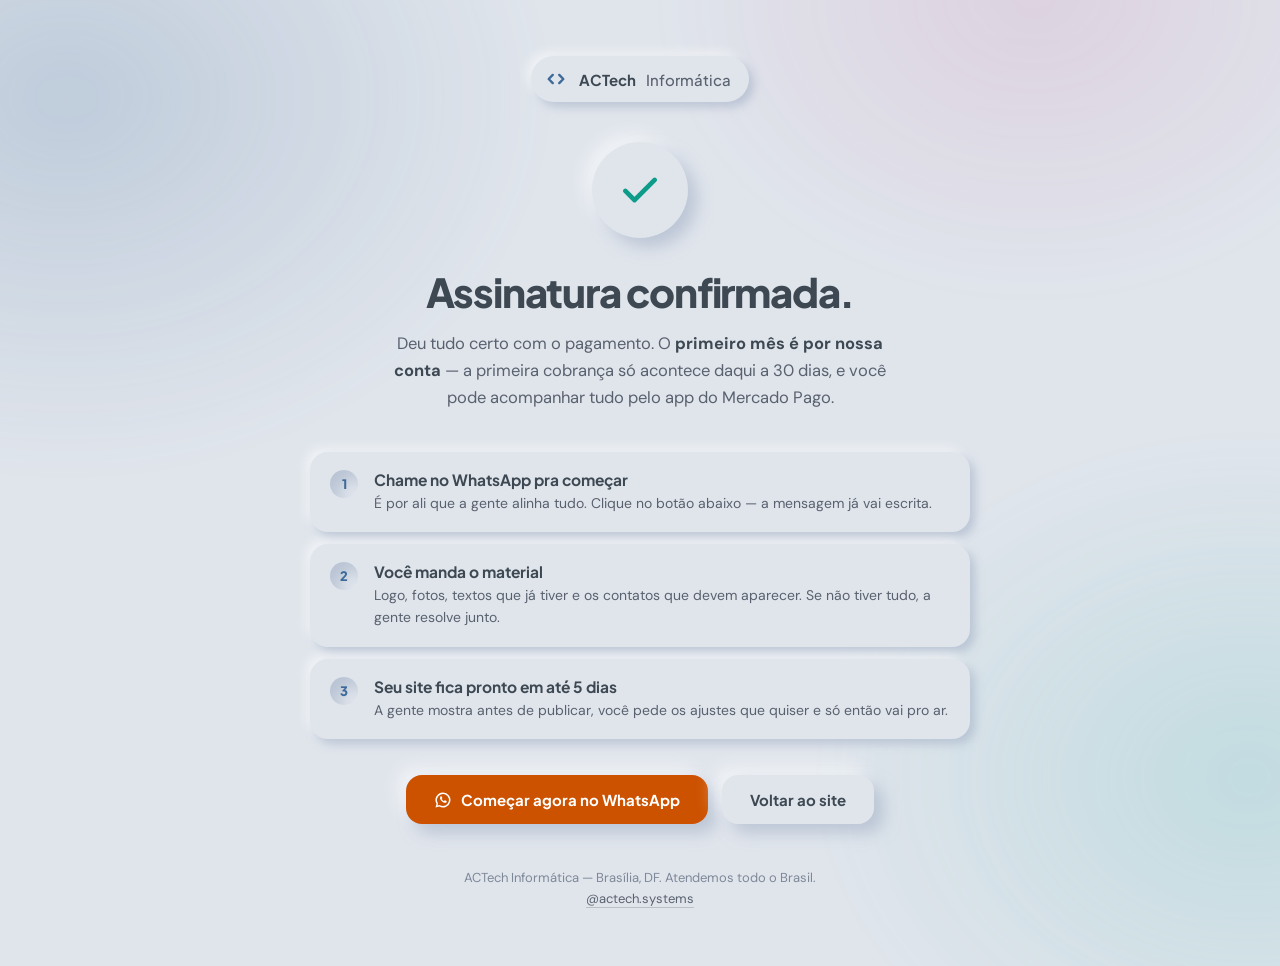
<file: obrigado.html>
<!DOCTYPE html>
<html lang="pt-BR">
<head>
<meta charset="utf-8">
<meta name="viewport" content="width=device-width, initial-scale=1">

<title>Assinatura confirmada — ACTech Informática</title>
<meta name="description" content="Sua assinatura da ACTech Informática foi confirmada. Veja os próximos passos para colocar seu site no ar." />
<!-- Página de retorno de pagamento não entra no índice: a URL carrega
     parâmetros da assinatura e não serve pra ninguém chegar pela busca. -->
<meta name="robots" content="noindex, nofollow" />
<meta name="theme-color" content="#E0E5EC" />
<link rel="icon" href="data:image/svg+xml,%3Csvg%20xmlns='http://www.w3.org/2000/svg'%20viewBox='0%200%2032%2032'%3E%3Crect%20width='32'%20height='32'%20rx='8'%20fill='%23E0E5EC'/%3E%3Cpath%20d='M12%2011l-5%205%205%205M20%2011l5%205-5%205'%20fill='none'%20stroke='%233D6A99'%20stroke-width='3'%20stroke-linecap='round'%20stroke-linejoin='round'/%3E%3C/svg%3E" />
<link rel="stylesheet" href="fontes/fontes.css" />
<link rel="manifest" href="manifest.webmanifest" />

<style>
  /* Mesmo princípio da 404: HTML puro, sem x-dc, sem GSAP. Esta é a página
     que a pessoa vê logo depois de pagar — é o pior momento possível pra
     depender de runtime que pode falhar. Tokens copiados do index.html. */
  :root {
    --bg: #E0E5EC;
    --fg: #3D4852;
    --muted: #59616E;
    --placeholder: #7F8898;
    --accent: #3D6A99;
    --accent-light: #5E8CBA;
    --accent-2: #38B2AC;
    --cta: #CC5200;

    --sh-dark: rgba(163,177,198,.6);
    --sh-dark-strong: rgba(163,177,198,.7);
    --sh-light: rgba(255,255,255,.5);
    --sh-light-strong: rgba(255,255,255,.6);

    --nm-out:       9px 9px 16px var(--sh-dark), -9px -9px 16px var(--sh-light);
    --nm-out-hover: 12px 12px 20px var(--sh-dark-strong), -12px -12px 20px var(--sh-light-strong);
    --nm-out-sm:    5px 5px 10px var(--sh-dark), -5px -5px 10px var(--sh-light);
    --nm-in-deep:   inset 10px 10px 20px var(--sh-dark-strong), inset -10px -10px 20px var(--sh-light-strong);
    --ease: cubic-bezier(.22,.61,.36,1);
  }

  * { box-sizing: border-box; }

  body {
    margin: 0;
    min-height: 100vh;
    display: flex;
    align-items: center;
    justify-content: center;
    padding: 56px 24px;
    background: var(--bg);
    color: var(--fg);
    font-family: "DM Sans", system-ui, -apple-system, sans-serif;
    -webkit-font-smoothing: antialiased;
  }

  body::before {
    content: "";
    position: fixed;
    inset: -20%;
    z-index: 0;
    pointer-events: none;
    background:
      radial-gradient(38% 42% at 18% 22%, rgba(61,106,153,.20), transparent 70%),
      radial-gradient(34% 38% at 84% 76%, rgba(56,178,172,.18), transparent 70%),
      radial-gradient(30% 34% at 72% 14%, rgba(198,42,122,.10), transparent 70%);
    filter: blur(20px);
  }

  .folha { position: relative; z-index: 1; width: 100%; max-width: 660px; text-align: center; }

  .marca {
    display: inline-flex; align-items: center; gap: 10px;
    padding: 10px 18px 10px 12px; margin: 0 0 40px;
    border-radius: 999px; background: var(--bg);
    box-shadow: var(--nm-out-sm);
    font-family: "Plus Jakarta Sans", system-ui, sans-serif;
    font-weight: 700; font-size: 15px; color: var(--fg);
    text-decoration: none;
  }
  .marca span { font-weight: 500; color: var(--muted); }

  /* O selo é saliente, não cavado: aqui a notícia é boa, e a superfície que
     sobe é a que o site usa pra coisa que deu certo. O 404 é o contrário. */
  .selo {
    display: grid; place-items: center;
    width: 96px; height: 96px; margin: 0 auto;
    border-radius: 999px; background: var(--bg);
    box-shadow: var(--nm-out);
    color: #0E9C8A;
  }

  h1 {
    font-family: "Plus Jakarta Sans", system-ui, sans-serif;
    font-weight: 800; font-size: clamp(27px, 4.6vw, 40px);
    line-height: 1.1; letter-spacing: -.03em;
    margin: 32px 0 0; text-wrap: balance;
  }

  .conta { margin: 16px auto 0; max-width: 48ch; font-size: 16.5px; line-height: 1.65; color: var(--muted); }
  .conta b { color: var(--fg); font-weight: 700; }

  /* Os próximos passos existem pra matar a pergunta "e agora?" antes que ela
     vire mensagem no WhatsApp às 23h. Numerados porque é uma ordem real. */
  .passos {
    display: grid; gap: 12px; margin: 40px 0 0;
    text-align: left;
  }
  .passo {
    display: flex; gap: 16px; align-items: flex-start;
    padding: 18px 20px; border-radius: 18px;
    background: var(--bg); box-shadow: var(--nm-out-sm);
  }
  .passo i {
    flex: none; display: grid; place-items: center;
    width: 28px; height: 28px; border-radius: 999px;
    background: var(--bg); box-shadow: var(--nm-in-deep);
    font-family: "Plus Jakarta Sans", system-ui, sans-serif;
    font-style: normal; font-weight: 800; font-size: 13px; color: var(--accent);
  }
  .passo b {
    display: block; font-family: "Plus Jakarta Sans", system-ui, sans-serif;
    font-weight: 700; font-size: 15.5px; color: var(--fg); margin-bottom: 3px;
  }
  .passo span { font-size: 14px; line-height: 1.6; color: var(--muted); }

  .botoes { display: flex; flex-wrap: wrap; gap: 14px; justify-content: center; margin-top: 36px; }

  .btn {
    display: inline-flex; align-items: center; gap: 9px;
    padding: 15px 28px; border-radius: 16px;
    font-family: "Plus Jakarta Sans", system-ui, sans-serif;
    font-weight: 700; font-size: 15px; text-decoration: none;
    box-shadow: var(--nm-out);
    transition: box-shadow .3s var(--ease), transform .3s var(--ease);
  }
  .btn:hover { transform: translateY(-2px); box-shadow: var(--nm-out-hover); }
  .btn-1 { background: var(--cta); color: #fff; }
  .btn-2 { background: var(--bg); color: var(--fg); }

  .rodape { margin: 44px 0 0; font-size: 13px; line-height: 1.6; color: var(--placeholder); }
  .rodape a { color: var(--muted); text-decoration: none; border-bottom: 1px solid rgba(89,97,110,.28); }

  @media (prefers-reduced-motion: reduce) {
    .btn { transition: none; }
    .btn:hover { transform: none; }
  }

  @media (max-width: 520px) {
    .passo { padding: 16px; }
    .btn { width: 100%; justify-content: center; }
  }
</style>
</head>
<body>

<main class="folha">

  <a class="marca" href="/">
    <svg width="26" height="26" viewBox="0 0 32 32" aria-hidden="true">
      <rect width="32" height="32" rx="8" fill="#E0E5EC"></rect>
      <path d="M12 11l-5 5 5 5M20 11l5 5-5 5" fill="none" stroke="#3D6A99" stroke-width="3" stroke-linecap="round" stroke-linejoin="round"></path>
    </svg>
    ACTech <span>Informática</span>
  </a>

  <div class="selo" id="selo">
    <svg width="44" height="44" viewBox="0 0 24 24" fill="none" stroke="currentColor" stroke-width="2.6" stroke-linecap="round" stroke-linejoin="round" aria-hidden="true"><path d="M4 12.5l5 5L20 6.5"></path></svg>
  </div>

  <h1 id="titulo">Assinatura confirmada.</h1>

  <p class="conta" id="texto">
    Deu tudo certo com o pagamento. O <b>primeiro mês é por nossa conta</b> — a
    primeira cobrança só acontece daqui a 30 dias, e você pode acompanhar tudo
    pelo app do Mercado Pago.
  </p>

  <div class="passos">
    <div class="passo">
      <i>1</i>
      <div>
        <b>Chame no WhatsApp pra começar</b>
        <span>É por ali que a gente alinha tudo. Clique no botão abaixo — a mensagem já vai escrita.</span>
      </div>
    </div>
    <div class="passo">
      <i>2</i>
      <div>
        <b>Você manda o material</b>
        <span>Logo, fotos, textos que já tiver e os contatos que devem aparecer. Se não tiver tudo, a gente resolve junto.</span>
      </div>
    </div>
    <div class="passo">
      <i>3</i>
      <div>
        <b>Seu site fica pronto em até 5 dias</b>
        <span>A gente mostra antes de publicar, você pede os ajustes que quiser e só então vai pro ar.</span>
      </div>
    </div>
  </div>

  <div class="botoes">
    <a class="btn btn-1" id="zap" href="https://wa.me/5561994299823?text=Ol%C3%A1!%20Acabei%20de%20assinar%20um%20plano%20da%20ACTech%20e%20quero%20come%C3%A7ar." target="_blank" rel="noopener">
      <svg width="18" height="18" viewBox="0 0 24 24" fill="currentColor" aria-hidden="true"><path d="M12 2a10 10 0 00-8.6 15.1L2 22l5-1.3A10 10 0 1012 2zm0 18a8 8 0 01-4.1-1.1l-.3-.2-3 .8.8-2.9-.2-.3A8 8 0 1112 20z"></path><path d="M8.6 7.3c.2-.4.4-.4.6-.4h.5c.2 0 .4 0 .6.4l.8 1.9c.1.3 0 .5-.1.6l-.5.6c-.1.2-.2.3 0 .6.3.5 1 1.6 2.4 2.2.4.2.6.1.8-.1l.5-.6c.2-.2.4-.2.6-.1l1.8.9c.3.2.4.3.4.5 0 .3-.1 1-.6 1.4-.4.4-1 .6-1.6.6-1 0-2.7-.6-4.3-2.1-1.6-1.5-2.4-3-2.5-4 0-.7.2-1.4.6-1.9z"></path></svg>
      Começar agora no WhatsApp
    </a>
    <a class="btn btn-2" href="/">Voltar ao site</a>
  </div>

  <p class="rodape">
    ACTech Informática — Brasília, DF. Atendemos todo o Brasil.<br />
    <a href="https://www.instagram.com/actech.systems" target="_blank" rel="noopener">@actech.systems</a>
  </p>

</main>

<script>
  /* O Mercado Pago devolve a pessoa pra cá com ?status=... na URL. Nem todo
     retorno é aprovado: boleto e Pix caem em "pending", e dizer "confirmado"
     pra quem ainda não pagou gera a pior conversa possível depois. Por isso o
     texto se ajusta — e, sem parâmetro nenhum, fica no texto de sucesso, que
     é o caso de quem chega aqui por um link direto. */
  (function () {
    var p = new URLSearchParams(location.search);
    var status = (p.get('status') || p.get('collection_status') || '').toLowerCase();

    if (status !== 'pending' && status !== 'in_process' && status !== 'rejected') return;

    var selo = document.getElementById('selo');
    var titulo = document.getElementById('titulo');
    var texto = document.getElementById('texto');
    var zap = document.getElementById('zap');

    if (status === 'rejected') {
      selo.style.color = '#C0392B';
      selo.innerHTML = '<svg width="40" height="40" viewBox="0 0 24 24" fill="none" stroke="currentColor" stroke-width="2.6" stroke-linecap="round"><path d="M6 6l12 12M18 6L6 18"></path></svg>';
      document.title = 'Pagamento não aprovado — ACTech Informática';
      titulo.textContent = 'O pagamento não passou.';
      texto.innerHTML = 'O Mercado Pago não conseguiu concluir a cobrança. Pode ter sido o cartão ou o limite — <b>nada foi cobrado</b>. Tenta de novo pelo site ou chama a gente no WhatsApp que resolvemos juntos.';
      zap.href = 'https://wa.me/5561994299823?text=' + encodeURIComponent('Olá! Tentei assinar um plano da ACTech e o pagamento não passou. Pode me ajudar?');
      zap.lastChild.textContent = ' Falar no WhatsApp';
      return;
    }

    selo.style.color = '#B5800C';
    selo.innerHTML = '<svg width="40" height="40" viewBox="0 0 24 24" fill="none" stroke="currentColor" stroke-width="2.4" stroke-linecap="round" stroke-linejoin="round"><circle cx="12" cy="12" r="9"></circle><path d="M12 7v5l3.5 2"></path></svg>';
    document.title = 'Pagamento em processamento — ACTech Informática';
    titulo.textContent = 'Pagamento em processamento.';
    texto.innerHTML = 'O Mercado Pago ainda está confirmando. Se foi <b>Pix</b>, costuma levar poucos minutos; se foi <b>boleto</b>, até 2 dias úteis. Você recebe o aviso por lá — e pode já ir adiantando o passo 1 aqui embaixo.';
  })();
</script>


<script>
  /* Guarda o site no aparelho pra funcionar sem internet. Precisa de uma
     visita com sinal antes; depois disso abre offline, no celular e no PC.
     Falha em silencio: se o navegador nao suportar, o site segue normal. */
  if ('serviceWorker' in navigator) {
    window.addEventListener('load', function () {
      navigator.serviceWorker.register('sw.js')['catch'](function (e) {
        console.warn('[sw] nao registrou:', e);
      });
    });
  }
</script>
</body>
</html>
</file>
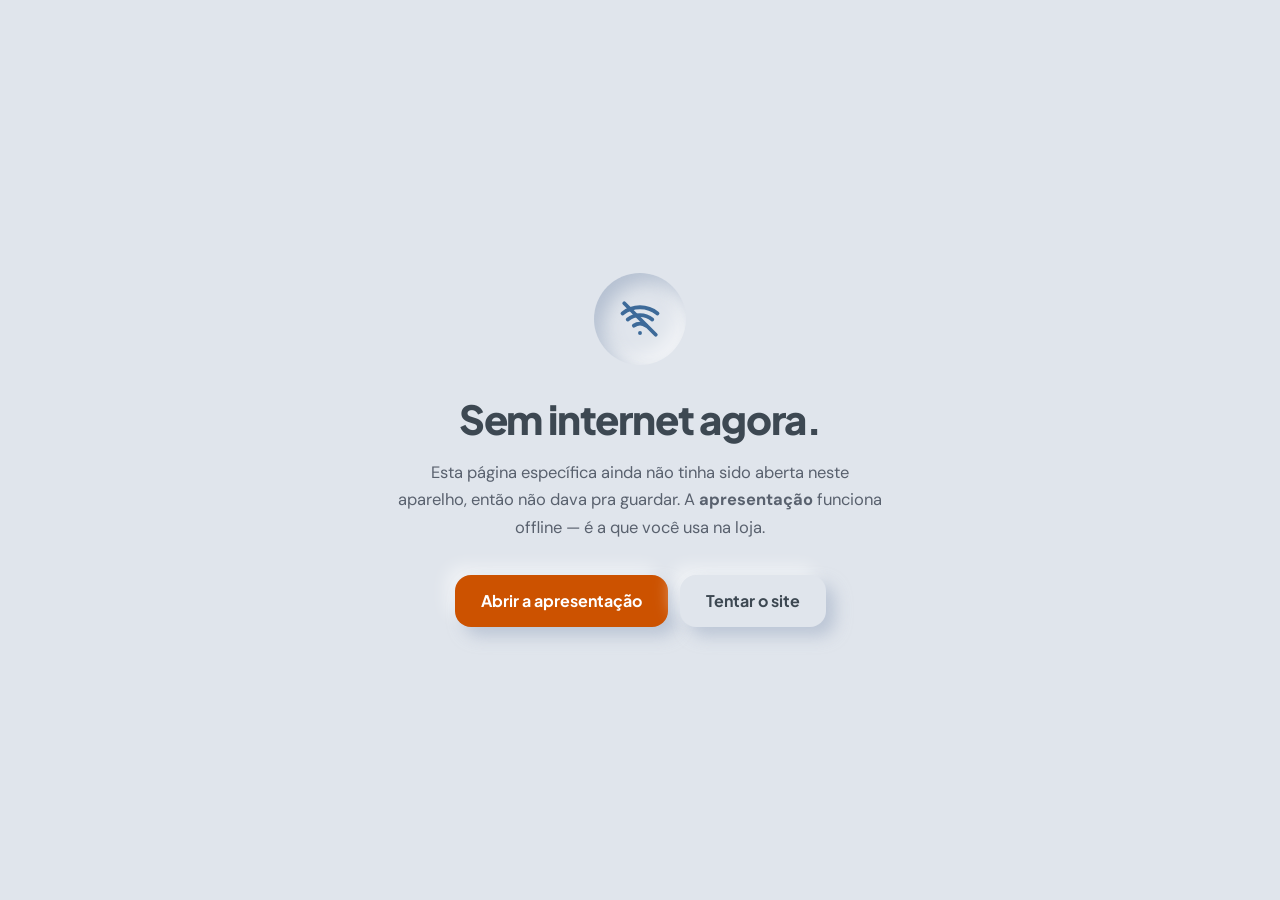
<file: offline.html>
<!DOCTYPE html>
<html lang="pt-BR">
<head>
<meta charset="utf-8">
<meta name="viewport" content="width=device-width, initial-scale=1">
<title>Sem internet — ACTech Informática</title>
<meta name="robots" content="noindex, nofollow" />
<meta name="theme-color" content="#E0E5EC" />
<link rel="stylesheet" href="fontes/fontes.css" />
<style>
  /* Só aparece quando a pessoa pediu uma página que nunca foi aberta neste
     aparelho. HTML puro e fonte local: aqui não há rede pra buscar nada. */
  :root { --bg:#E0E5EC; --fg:#3D4852; --muted:#59616E; --accent:#3D6A99; --cta:#CC5200; }
  * { box-sizing: border-box; }
  body {
    margin:0; min-height:100vh; display:flex; align-items:center; justify-content:center;
    padding:48px 24px; background:var(--bg); color:var(--fg);
    font-family:"DM Sans", system-ui, sans-serif; text-align:center;
  }
  .folha { max-width:560px; }
  .selo {
    width:92px; height:92px; margin:0 auto 32px; border-radius:999px;
    display:grid; place-items:center; background:var(--bg);
    box-shadow: inset 9px 9px 18px rgba(163,177,198,.7), inset -9px -9px 18px rgba(255,255,255,.6);
    color:var(--accent);
  }
  h1 { font-family:"Plus Jakarta Sans", sans-serif; font-weight:800; font-size:clamp(28px,5vw,40px);
       letter-spacing:-.03em; line-height:1.1; margin:0; }
  p { margin:18px auto 0; max-width:44ch; font-size:16.5px; line-height:1.65; color:var(--muted); }
  .btns { display:flex; flex-wrap:wrap; gap:12px; justify-content:center; margin-top:34px; }
  .btn {
    display:inline-flex; align-items:center; min-height:52px; padding:14px 26px; border-radius:16px;
    font-family:"Plus Jakarta Sans", sans-serif; font-weight:700; font-size:16px; text-decoration:none;
    box-shadow: 9px 9px 16px rgba(163,177,198,.6), -9px -9px 16px rgba(255,255,255,.5);
  }
  .b1 { background:var(--cta); color:#fff; }
  .b2 { background:var(--bg); color:var(--fg); }
</style>
</head>
<body>
  <main class="folha">
    <div class="selo">
      <svg width="42" height="42" viewBox="0 0 24 24" fill="none" stroke="currentColor" stroke-width="2.2" stroke-linecap="round" stroke-linejoin="round" aria-hidden="true">
        <path d="M2 8.8a16 16 0 0 1 20 0"></path><path d="M5 12.3a11 11 0 0 1 14 0"></path>
        <path d="M8.5 15.8a6 6 0 0 1 7 0"></path><path d="M12 20h.01"></path><path d="M3 3l18 18"></path>
      </svg>
    </div>
    <h1>Sem internet agora.</h1>
    <p>
      Esta página específica ainda não tinha sido aberta neste aparelho, então
      não dava pra guardar. A <strong>apresentação</strong> funciona offline —
      é a que você usa na loja.
    </p>
    <div class="btns">
      <a class="btn b1" href="apresentar.html">Abrir a apresentação</a>
      <a class="btn b2" href="index.html">Tentar o site</a>
    </div>
  </main>
</body>
</html>
</file>
<file: fontes/fontes.css>
/* Fontes servidas pelo proprio site, pra funcionar sem internet.
   Geradas de https://fonts.googleapis.com/css2?family=Plus+Jakarta+Sans:wght@500;600;700;800&family=DM+Sans:wght@400;500;700&display=swap
   Apenas o subconjunto latin -- cobre todo acento do portugues. */

@font-face {
  font-family: 'DM Sans';
  font-style: normal;
  font-weight: 400;
  font-display: swap;
  src: url('dm-sans-400.woff2') format('woff2');
}

@font-face {
  font-family: 'DM Sans';
  font-style: normal;
  font-weight: 500;
  font-display: swap;
  src: url('dm-sans-500.woff2') format('woff2');
}

@font-face {
  font-family: 'DM Sans';
  font-style: normal;
  font-weight: 700;
  font-display: swap;
  src: url('dm-sans-700.woff2') format('woff2');
}

@font-face {
  font-family: 'Plus Jakarta Sans';
  font-style: normal;
  font-weight: 500;
  font-display: swap;
  src: url('plus-jakarta-sans-500.woff2') format('woff2');
}

@font-face {
  font-family: 'Plus Jakarta Sans';
  font-style: normal;
  font-weight: 600;
  font-display: swap;
  src: url('plus-jakarta-sans-600.woff2') format('woff2');
}

@font-face {
  font-family: 'Plus Jakarta Sans';
  font-style: normal;
  font-weight: 700;
  font-display: swap;
  src: url('plus-jakarta-sans-700.woff2') format('woff2');
}

@font-face {
  font-family: 'Plus Jakarta Sans';
  font-style: normal;
  font-weight: 800;
  font-display: swap;
  src: url('plus-jakarta-sans-800.woff2') format('woff2');
}
</file>
